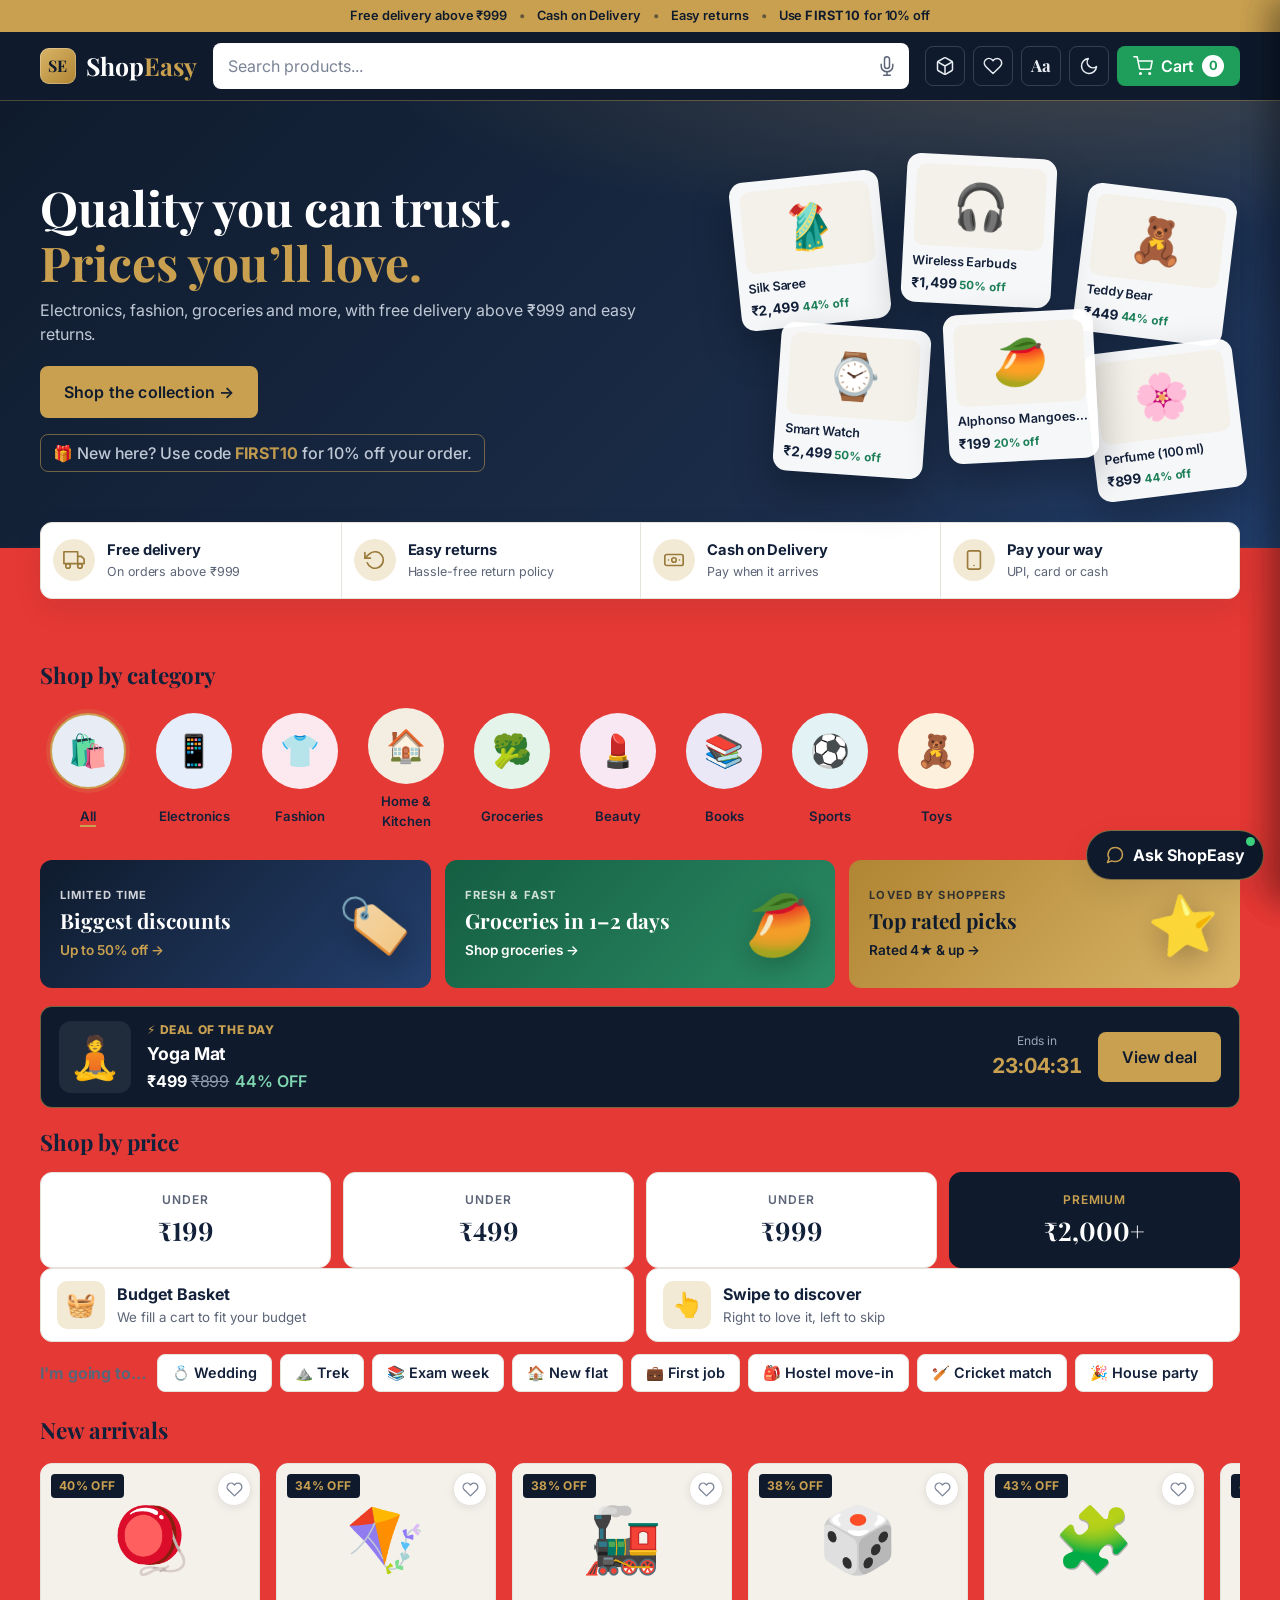
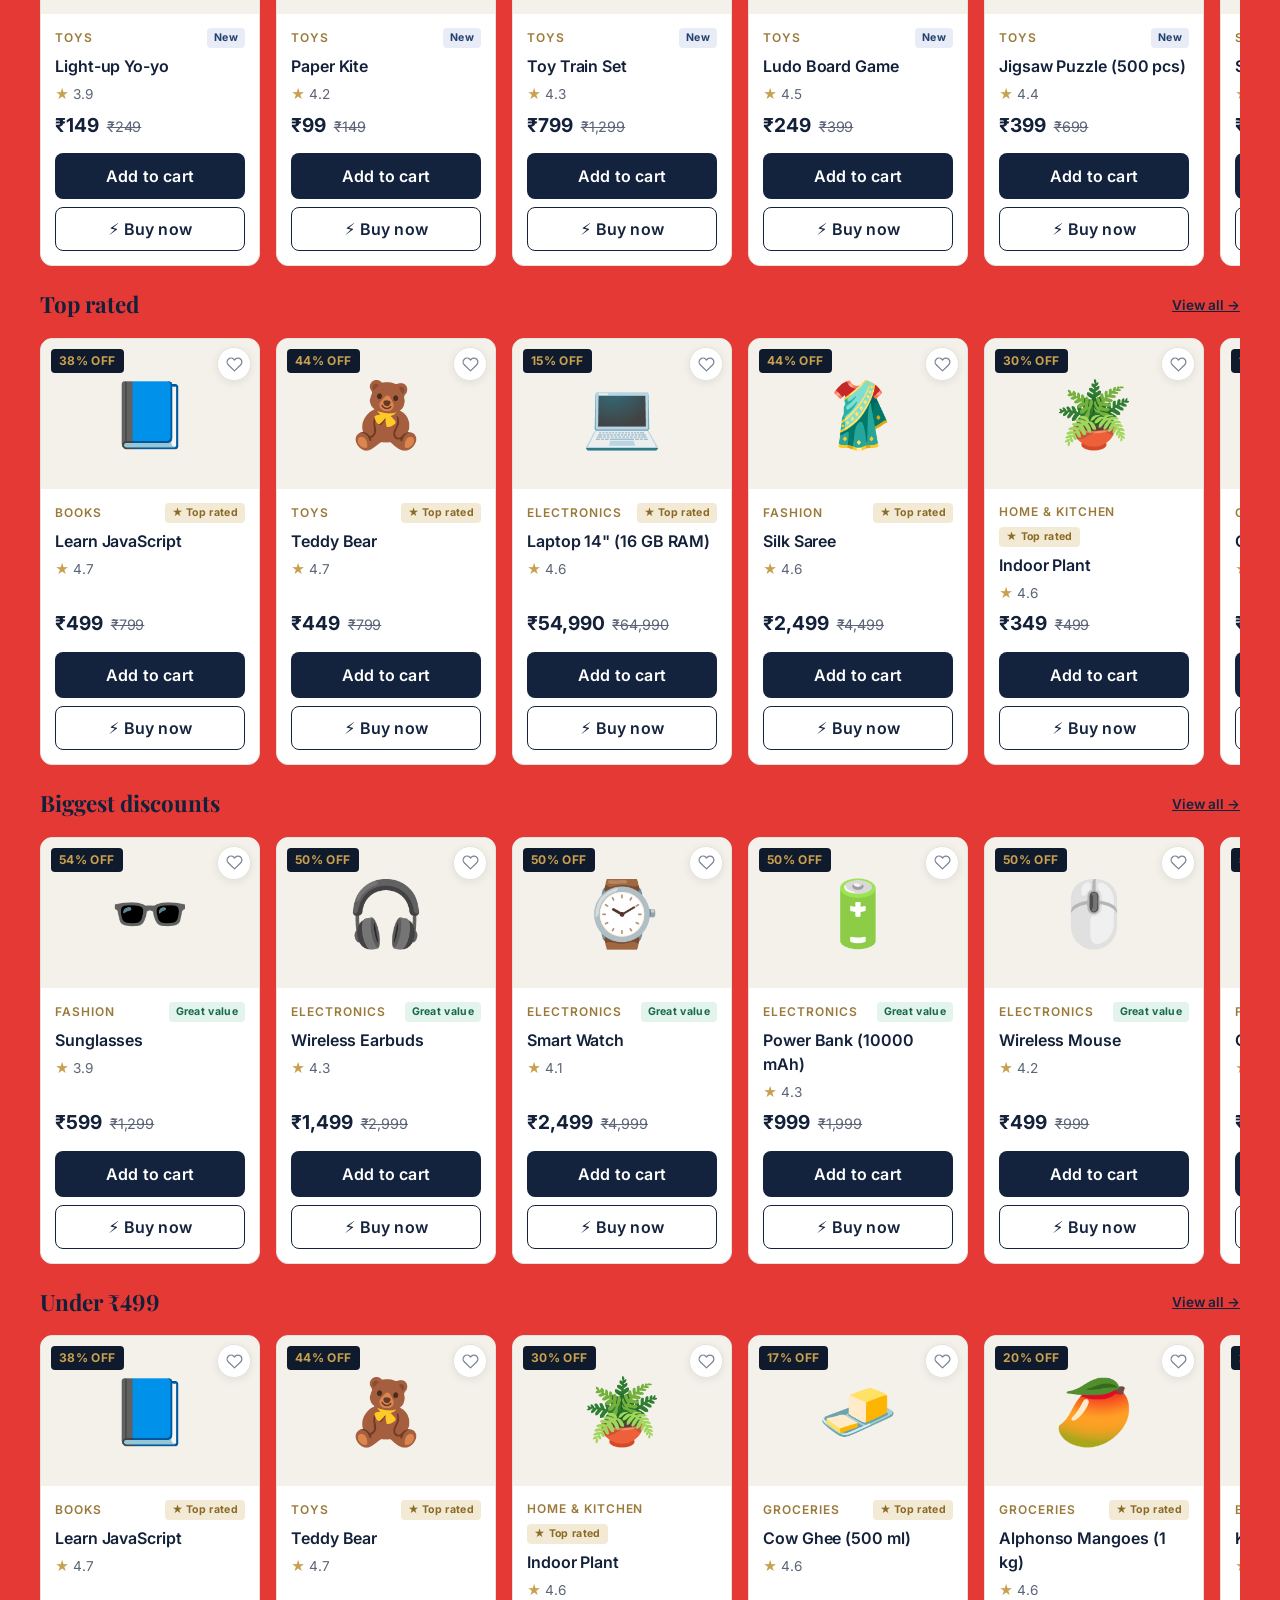
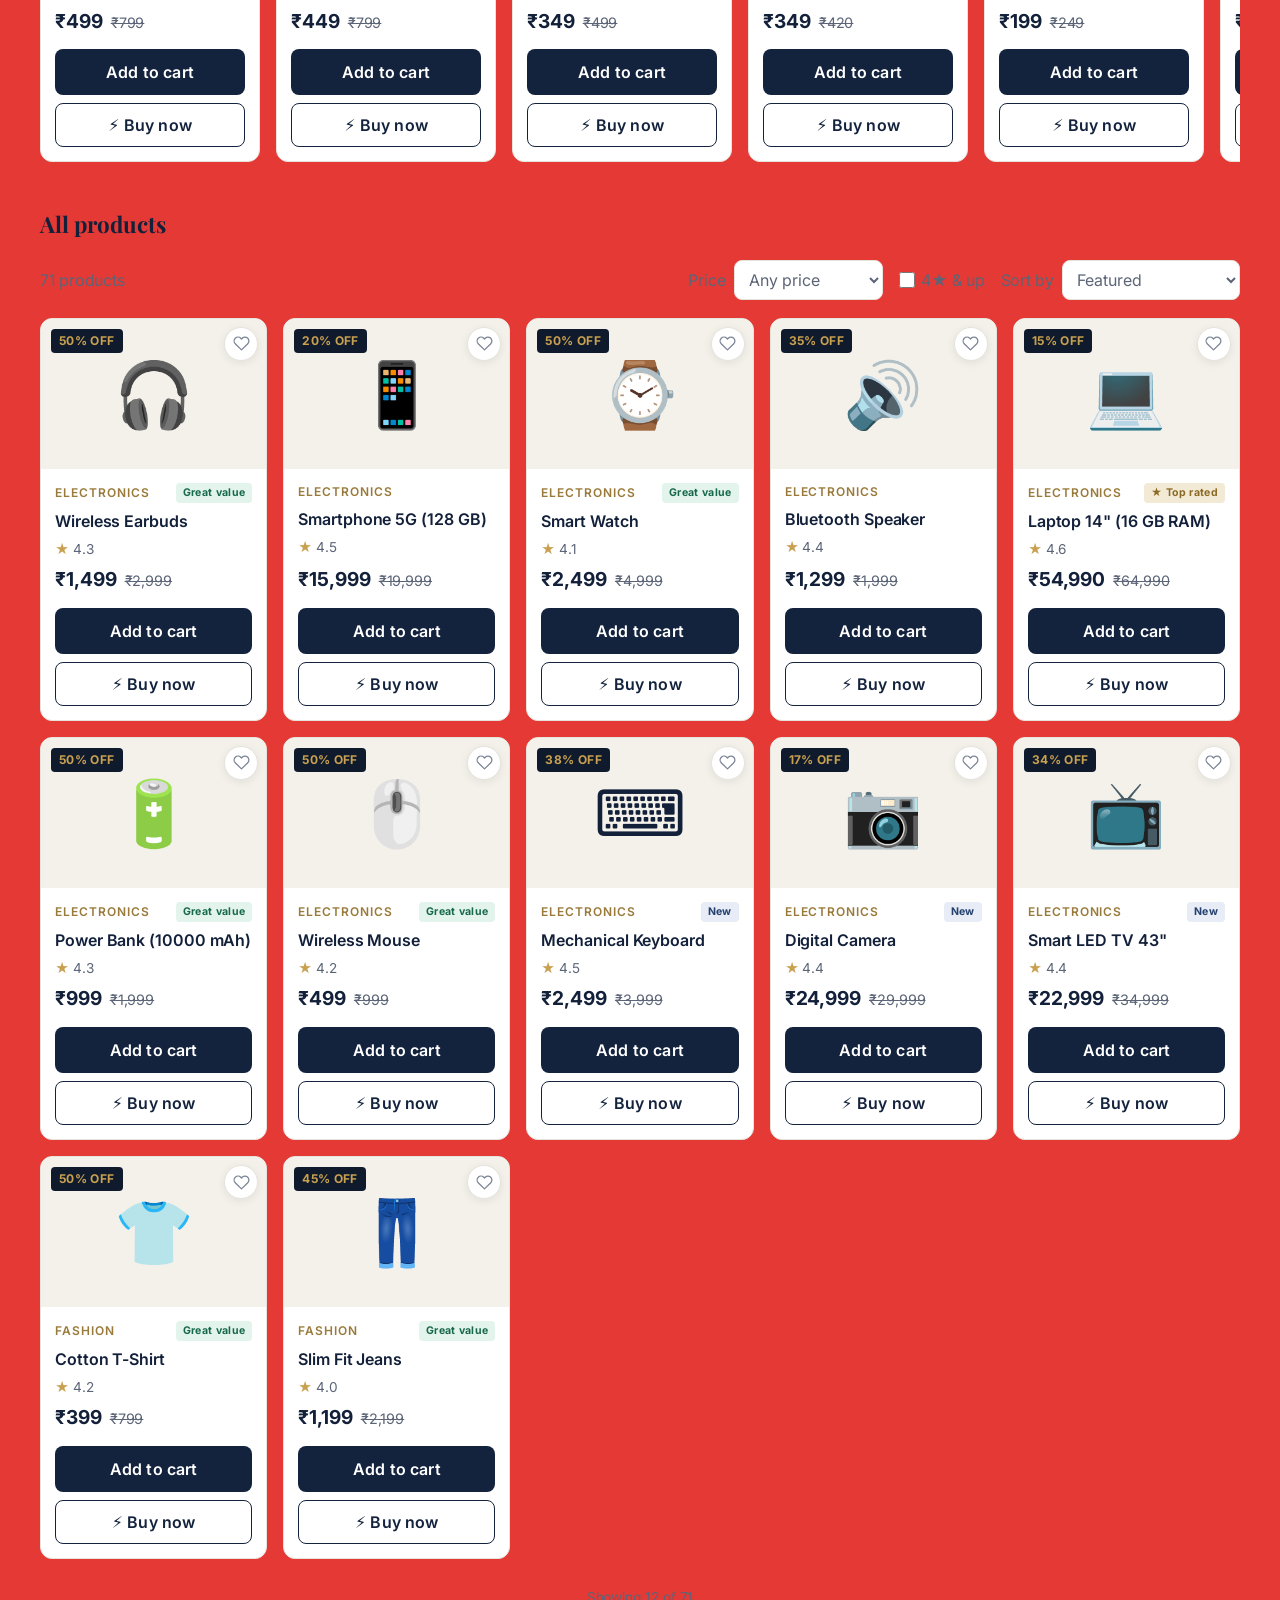
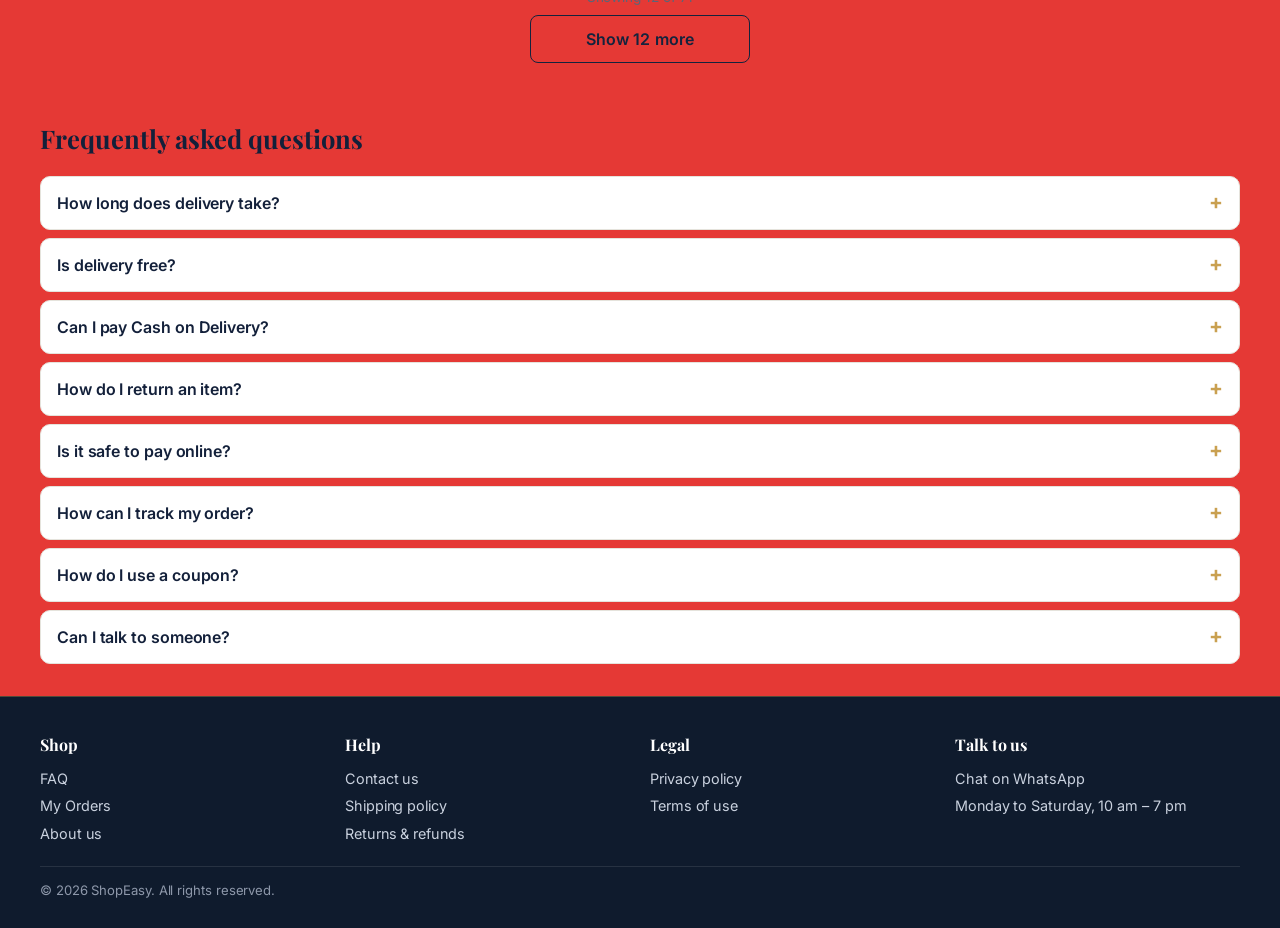
<file: store/index.html>
<!DOCTYPE html>
<html lang="en">
<head>
  <meta charset="UTF-8">
  <meta name="viewport" content="width=device-width, initial-scale=1.0">
  <title>ShopEasy — Quality you can trust. Prices you’ll love.</title>
  <meta name="description" content="Shop electronics, fashion, groceries, books and more at great prices. Free delivery above ₹999, Cash on Delivery and easy returns.">
  <meta name="theme-color" content="#0f1b2d">
  <link rel="icon" href="data:image/svg+xml,%3Csvg%20xmlns%3D%22http%3A%2F%2Fwww.w3.org%2F2000%2Fsvg%22%20viewBox%3D%220%200%2064%2064%22%3E%3Crect%20width%3D%2264%22%20height%3D%2264%22%20rx%3D%2214%22%20fill%3D%22%230f1b2d%22%2F%3E%3Ctext%20x%3D%2232%22%20y%3D%2242%22%20font-family%3D%22Georgia%2Cserif%22%20font-size%3D%2228%22%20font-weight%3D%22700%22%20text-anchor%3D%22middle%22%20fill%3D%22%23c9a050%22%3ESE%3C%2Ftext%3E%3C%2Fsvg%3E">
  <!-- How the link looks when shared on WhatsApp, Facebook, X, etc. -->
  <meta property="og:type" content="website">
  <meta property="og:site_name" content="ShopEasy">
  <meta property="og:title" content="ShopEasy — Quality you can trust. Prices you’ll love.">
  <meta property="og:description" content="Electronics, fashion, groceries and more. Free delivery above ₹999. Use code FIRST10 for 10% off.">
  <meta name="twitter:card" content="summary">
  <link rel="preconnect" href="https://fonts.googleapis.com">
  <link href="https://fonts.googleapis.com/css2?family=Inter:wght@400;500;600;700;800&family=Playfair+Display:wght@600;700&display=swap" rel="stylesheet">
  <link rel="stylesheet" href="style.css">
</head>
<body>

  <!-- ===== TOP OFFER BAR ===== -->
  <div class="topbar" role="note">
    <div class="container topbar-inner">
      <span>Free delivery above ₹999</span>
      <span class="dot hide-mobile">Cash on Delivery</span>
      <span class="dot hide-mobile">Easy returns</span>
      <span class="dot">Use <b>FIRST10</b> for 10% off</span>
    </div>
  </div>

  <!-- ===== HEADER ===== -->
  <header class="header">
    <div class="container header-inner">
      <a href="#" class="logo" id="logo" aria-label="ShopEasy home">
        <span class="logo-mark" aria-hidden="true">SE</span><span class="logo-word">Shop<span>Easy</span></span>
      </a>
      <div class="search" id="searchBox">
        <input type="search" id="search" placeholder="Search products..." aria-label="Search products"
          autocomplete="off" role="combobox" aria-autocomplete="list" aria-expanded="false" aria-controls="suggestions">
        <button type="button" class="mic-btn" id="micBtn" aria-label="Search by voice" title="Search by voice" data-icon="mic" hidden></button>
        <ul class="suggestions" id="suggestions" role="listbox" aria-label="Search suggestions" hidden></ul>
      </div>
      <div class="header-actions">
        <button class="icon-btn hide-mobile" id="ordersBtn" aria-label="My orders" title="My orders" data-icon="box"></button>
        <button class="icon-btn wish-btn hide-mobile" id="wishBtn" aria-label="Open wishlist" title="Wishlist" data-icon="heart"><span class="badge mini" id="wishCount" hidden>0</span></button>
        <button class="icon-btn easy-btn" id="easyToggle" aria-pressed="false" aria-label="Easy mode: bigger text, Hindi labels, read aloud" title="Easy mode (आसान)"><span class="aa">Aa</span></button>
        <button class="icon-btn" id="themeToggle" aria-label="Toggle dark mode"></button>
        <button class="cart-btn" id="cartBtn" aria-label="Open cart" data-icon="cart">
          <span class="cart-label" data-hi="कार्ट">Cart</span>
          <span class="badge" id="cartCount">0</span>
        </button>
      </div>
    </div>
  </header>

  <!-- ===== HERO ===== -->
  <section class="hero">
    <div class="container hero-inner">
      <div class="hero-text">
        <p class="festival-tag" id="festivalTag" hidden></p>
        <h1 id="heroTitle">Quality you can trust. <span>Prices you’ll love.</span></h1>
        <p id="heroText">Electronics, fashion, groceries and more, with free delivery above ₹999 and easy returns.</p>
        <button class="btn hero-cta" id="heroShop">Shop the collection →</button>
        <p class="hero-offer">🎁 New here? Use code <b>FIRST10</b> for 10% off your order.</p>
      </div>
      <!-- Floating collage of popular products (filled in by app.js) -->
      <div class="hero-collage" id="heroCollage" aria-label="Popular picks"></div>
    </div>
  </section>

  <!-- ===== WHY SHOP WITH US ===== -->
  <section class="container trust" aria-label="Why shop with ShopEasy">
    <div><span data-icon="truck"></span><b>Free delivery</b><small>On orders above ₹999</small></div>
    <div><span data-icon="returns"></span><b>Easy returns</b><small>Hassle-free return policy</small></div>
    <div><span data-icon="cash"></span><b>Cash on Delivery</b><small>Pay when it arrives</small></div>
    <div><span data-icon="phone"></span><b>Pay your way</b><small>UPI, card or cash</small></div>
  </section>

  <!-- ===== SHOP ===== -->
  <main class="container shop">
    <!-- Monthly ration reminder (filled in by extras.js) -->
    <div class="restock" id="restock" role="status" hidden></div>

    <!-- Festival gift picks (only during a festival) -->
    <section class="recent festival-picks" id="festivalPicks" hidden>
      <div class="section-head"><h2 id="festivalPicksTitle">Festival picks</h2></div>
      <div class="strip" id="festivalStrip"></div>
    </section>

    <!-- Shop by category: picture tiles (filled in by app.js) -->
    <div class="section-head home-only"><h2>Shop by category</h2></div>
    <div class="categories" id="categories" role="tablist" aria-label="Product categories"></div>

    <!-- Promo banners -->
    <section class="promos home-only" id="promos" aria-label="Offers">
      <button class="promo promo-navy" data-promo="discount">
        <span class="promo-text"><small>Limited time</small><b>Biggest discounts</b><span>Up to 50% off →</span></span>
        <span class="promo-art" aria-hidden="true">🏷️</span>
      </button>
      <button class="promo promo-green" data-promo="grocery">
        <span class="promo-text"><small>Fresh &amp; fast</small><b>Groceries in 1–2 days</b><span>Shop groceries →</span></span>
        <span class="promo-art" aria-hidden="true">🥭</span>
      </button>
      <button class="promo promo-gold" data-promo="toprated">
        <span class="promo-text"><small>Loved by shoppers</small><b>Top rated picks</b><span>Rated 4★ &amp; up →</span></span>
        <span class="promo-art" aria-hidden="true">⭐</span>
      </button>
    </section>

    <a class="deal" id="deal" href="#"></a>

    <!-- Shop by price -->
    <section class="home-only" aria-label="Shop by price">
      <div class="section-head"><h2>Shop by price</h2></div>
      <div class="price-tiles" id="priceTiles">
        <button class="price-tile" data-price="0-200"><small>Under</small><b>₹199</b></button>
        <button class="price-tile" data-price="0-500"><small>Under</small><b>₹499</b></button>
        <button class="price-tile" data-price="0-1000"><small>Under</small><b>₹999</b></button>
        <button class="price-tile premium" data-price="2000-"><small>Premium</small><b>₹2,000+</b></button>
      </div>
    </section>

    <!-- Smart shopping tools -->
    <section class="tools" id="tools" aria-label="Smart shopping tools">
      <div class="tool-buttons">
        <button class="tool-btn" id="budgetBtn"><span>🧺</span><b>Budget Basket</b><small>We fill a cart to fit your budget</small></button>
        <button class="tool-btn" id="swipeBtn"><span>👆</span><b>Swipe to discover</b><small>Right to love it, left to skip</small></button>
      </div>
      <div class="kits">
        <span class="kits-label">I'm going to…</span>
        <div class="kit-chips" id="kitChips"></div>
      </div>
    </section>

    <section class="recent" id="recentSection" hidden>
      <div class="section-head">
        <h2>Recently viewed</h2>
        <button class="link-btn" id="clearRecent">Clear</button>
      </div>
      <div class="strip" id="recentStrip"></div>
    </section>

    <!-- Curated rows: New arrivals, Top rated… (filled in by app.js) -->
    <div id="homeSections" class="home-sections"></div>

    <div class="section-head" id="allProductsHead"><h2 id="allProductsTitle">All products</h2></div>
    <div class="toolbar">
      <p id="resultCount"></p>
      <div class="toolbar-controls">
        <label class="sort">Price
          <select id="priceFilter">
            <option value="any">Any price</option>
            <option value="0-200">Under ₹200</option>
            <option value="0-500">Under ₹500</option>
            <option value="0-1000">Under ₹1,000</option>
            <option value="500-2000">₹500 – ₹2,000</option>
            <option value="2000-">Above ₹2,000</option>
          </select>
        </label>
        <label class="check"><input type="checkbox" id="ratingFilter"> 4★ &amp; up</label>
        <label class="sort">Sort by
          <select id="sort">
            <option value="featured">Featured</option>
            <option value="low">Price: Low to High</option>
            <option value="high">Price: High to Low</option>
            <option value="rating">Top Rated</option>
            <option value="discount">Biggest Discount</option>
          </select>
        </label>
      </div>
    </div>

    <div class="grid" id="productGrid"></div>
    <div class="load-more-row" id="loadMoreRow" hidden>
      <p class="hint" id="loadMoreInfo"></p>
      <button class="btn btn-outline" id="loadMore">Show more products</button>
    </div>
    <div class="empty" id="noResults" hidden>
      <p>No products match your search or filters.</p>
      <button class="btn btn-outline" id="clearFilters">Clear search &amp; filters</button>
    </div>
  </main>

  <!-- ===== FAQ (edit the questions and answers to match your policies) ===== -->
  <section class="container faq" id="faq" aria-labelledby="faqTitle">
    <h2 id="faqTitle">Frequently asked questions</h2>
    <details>
      <summary>How long does delivery take?</summary>
      <p>Groceries arrive in 1–2 days. Most other items arrive in 3–5 days. Every product page shows the expected delivery date before you buy.</p>
    </details>
    <details>
      <summary>Is delivery free?</summary>
      <p>Yes, on orders above ₹999. Below that, delivery costs ₹49. You can also use the coupon <b>FREESHIP</b> for free delivery on any order.</p>
    </details>
    <details>
      <summary>Can I pay Cash on Delivery?</summary>
      <p>Yes. Choose “Cash on Delivery” at checkout and pay by cash or UPI when your order arrives.</p>
    </details>
    <details>
      <summary>How do I return an item?</summary>
      <p>Most items can be returned within 7 days of delivery (fashion within 10 days). Opened groceries can't be returned. Message us on WhatsApp with your order ID and we'll arrange a pickup.</p>
    </details>
    <details>
      <summary>Is it safe to pay online?</summary>
      <p>You can pay by UPI, card or Cash on Delivery. We never store your card or UPI details on this site.</p>
    </details>
    <details>
      <summary>How can I track my order?</summary>
      <p>Tap <b>📦 My Orders</b> to see every order you've placed and where it is: Ordered, Packed, Shipped, Out for delivery or Delivered.</p>
    </details>
    <details>
      <summary>How do I use a coupon?</summary>
      <p>Open your cart, type the code in the Coupons box (or tap “Apply” next to one of the listed coupons), and the discount is taken off your total straight away.</p>
    </details>
    <details>
      <summary>Can I talk to someone?</summary>
      <p>Yes! Tap <b>Ask ShopEasy</b> at the bottom right to chat with our shopping assistant by text or voice, or choose <b>Talk to a person</b> there to message our team on WhatsApp.</p>
    </details>
  </section>

  <footer class="footer">
    <div class="container">
      <nav class="footer-cols" aria-label="Footer">
        <div><h4>Shop</h4><a href="#faq" id="footerFaq">FAQ</a><button id="footerOrders">My Orders</button><a href="about.html">About us</a></div>
        <div><h4>Help</h4><a href="contact.html">Contact us</a><a href="shipping.html">Shipping policy</a><a href="returns.html">Returns &amp; refunds</a></div>
        <div><h4>Legal</h4><a href="privacy.html">Privacy policy</a><a href="terms.html">Terms of use</a></div>
        <div><h4>Talk to us</h4><button id="footerChat">Chat on WhatsApp</button><span id="footerHours"></span></div>
      </nav>
      <p class="footer-legal">© <span id="year"></span> ShopEasy<span id="footerLegal"></span>. All rights reserved.</p>
    </div>
  </footer>

  <!-- ===== FLOATING BUTTONS ===== -->
  <div class="floaters">
    <button class="float-btn to-top" id="toTop" aria-label="Back to top" title="Back to top" hidden>↑</button>
    <button class="float-btn chat" id="chatBtn" aria-label="Open the ShopEasy shopping assistant" aria-expanded="false" aria-controls="assistant" data-icon="chat"><span>Ask ShopEasy</span><i class="online-dot" aria-hidden="true"></i></button>
  </div>

  <!-- ===== PHONE BOTTOM MENU ===== -->
  <nav class="bottom-nav" aria-label="Quick menu">
    <button id="navHome"><span data-icon="home"></span><b data-hi="होम">Home</b></button>
    <button id="navSearch"><span data-icon="search"></span><b data-hi="खोजें">Search</b></button>
    <button id="navOrders"><span data-icon="box"></span><b data-hi="ऑर्डर">Orders</b></button>
    <button id="navWish"><span data-icon="heart"><i class="nav-badge" id="navWishCount" hidden>0</i></span><b data-hi="पसंद">Wishlist</b></button>
    <button id="navCart"><span data-icon="cart"><i class="nav-badge" id="navCartCount" hidden>0</i></span><b data-hi="कार्ट">Cart</b></button>
  </nav>

  <!-- ===== CART DRAWER ===== -->
  <div class="overlay" id="overlay"></div>
  <aside class="drawer" id="cartDrawer" aria-label="Shopping cart">
    <div class="drawer-head">
      <h2>Your Cart</h2>
      <button class="icon-btn" id="closeCart" aria-label="Close cart">✕</button>
    </div>
    <div class="drawer-body">
      <div class="cart-items" id="cartItems"></div>
      <div class="share-cart" id="shareCartRow"><button class="link-btn" id="shareCartBtn">🔗 Share this cart with family or friends</button></div>
      <div class="cart-empty" id="cartEmpty">
        <div class="big">🛒</div>
        <p>Your cart is empty.</p>
        <button class="btn btn-outline" id="continueShopping">Continue shopping</button>
      </div>
      <section class="coupons" id="couponSection">
        <h3>🏷️ Coupons</h3>
        <form class="coupon-form" id="couponForm">
          <input id="couponInput" placeholder="Enter coupon code" aria-label="Coupon code" autocomplete="off" spellcheck="false">
          <button class="btn btn-outline" type="submit">Apply</button>
        </form>
        <small class="coupon-msg" id="couponMsg" role="status"></small>
        <div class="coupon-applied" id="couponApplied" hidden></div>
        <div class="coupon-list" id="couponList"></div>
      </section>
      <section class="saved" id="savedSection" hidden>
        <h3>Saved for later (<span id="savedCount">0</span>)</h3>
        <div id="savedItems"></div>
      </section>
    </div>
    <div class="cart-summary" id="cartSummary">
      <div class="line"><span>Subtotal</span><span id="subtotal">₹0</span></div>
      <div class="line"><span>You save</span><span class="save" id="savings">₹0</span></div>
      <div class="line" id="discountLine" hidden><span id="discountLabel">Coupon</span><span class="save" id="discount">₹0</span></div>
      <div class="line"><span>Delivery</span><span id="delivery">₹0</span></div>
      <p class="hint" id="deliveryHint"></p>
      <div class="progress" aria-hidden="true"><span id="deliveryBar"></span></div>
      <div class="line total"><span>Total</span><span id="total">₹0</span></div>
      <button class="btn btn-primary full" id="checkoutBtn" data-hi="ऑर्डर करें">Proceed to Checkout</button>
    </div>
  </aside>

  <!-- ===== WISHLIST DRAWER ===== -->
  <aside class="drawer" id="wishDrawer" aria-label="Wishlist">
    <div class="drawer-head">
      <h2>Your Wishlist</h2>
      <button class="icon-btn" id="closeWish" aria-label="Close wishlist">✕</button>
    </div>
    <div class="drawer-body">
      <div class="cart-items" id="wishItems"></div>
      <div class="cart-empty" id="wishEmpty">
        <div class="big">🤍</div>
        <p>Your wishlist is empty.</p>
        <p class="hint">Tap the 🤍 on any product to save it here.</p>
      </div>
    </div>
  </aside>

  <!-- ===== MY ORDERS DRAWER ===== -->
  <aside class="drawer" id="ordersDrawer" aria-label="My orders">
    <div class="drawer-head">
      <h2>My Orders</h2>
      <button class="icon-btn" id="closeOrders" aria-label="Close my orders">✕</button>
    </div>
    <div class="drawer-body">
      <div class="orders" id="ordersList"></div>
      <div class="cart-empty" id="ordersEmpty">
        <div class="big">📦</div>
        <p>You haven't placed any orders yet.</p>
        <button class="btn btn-outline" id="ordersShop">Start shopping</button>
      </div>
    </div>
  </aside>

  <!-- ===== PRODUCT PAGE ===== -->
  <div class="modal" id="productModal" role="dialog" aria-modal="true" aria-labelledby="pdName">
    <div class="modal-box pd-box">
      <div class="drawer-head">
        <span class="crumb" id="pdCrumb"></span>
        <button class="icon-btn" id="closeProduct" aria-label="Close product">✕</button>
      </div>
      <div id="pdBody"></div>
    </div>
  </div>

  <!-- ===== TOOL WINDOW (Budget Basket, kits, swipe, shared cart) ===== -->
  <div class="modal" id="toolModal" role="dialog" aria-modal="true" aria-labelledby="toolTitle">
    <div class="modal-box tool-box">
      <div class="drawer-head">
        <h2 id="toolTitle"></h2>
        <button class="icon-btn" id="closeTool" aria-label="Close">✕</button>
      </div>
      <div id="toolBody"></div>
    </div>
  </div>

  <!-- ===== CHECKOUT ===== -->
  <div class="modal" id="checkoutModal" role="dialog" aria-modal="true" aria-labelledby="checkoutTitle">
    <div class="modal-box">
      <div class="drawer-head">
        <h2 id="checkoutTitle">Checkout</h2>
        <button class="icon-btn" id="closeCheckout" aria-label="Close checkout">✕</button>
      </div>

      <form id="checkoutForm" novalidate>
        <h3>1. Delivery address</h3>
        <p class="saved-address" id="savedAddressNote" hidden>✅ Filled in from your last order. <button type="button" class="link-btn" id="forgetAddress">Forget this address</button></p>
        <div class="row">
          <div class="field"><label for="fullName">Full name</label><input id="fullName" autocomplete="name"><small></small></div>
          <div class="field"><label for="phone">Mobile number</label><input id="phone" inputmode="numeric" maxlength="10" autocomplete="tel"><small></small></div>
        </div>
        <div class="field"><label for="email">Email <span class="optional">(optional, we’ll email your receipt)</span></label><input id="email" type="email" inputmode="email" autocomplete="email" placeholder="name@gmail.com"><small></small></div>        <div class="field"><label for="address">Address</label><input id="address" autocomplete="street-address"><small></small></div>
        <div class="row">
          <div class="field"><label for="city">City</label><input id="city" autocomplete="address-level2"><small></small></div>
          <div class="field"><label for="pin">PIN code</label><input id="pin" inputmode="numeric" maxlength="6" autocomplete="postal-code"><small></small></div>
        </div>

        <label class="check"><input type="checkbox" id="rememberAddress" checked> Save this address on this device for next time</label>

        <h3>2. Payment method</h3>
        <div class="pay-options">
          <label class="pay-option"><input type="radio" name="pay" value="upi" checked><span>📲 UPI</span></label>
          <label class="pay-option"><input type="radio" name="pay" value="card"><span>💳 Card</span></label>
          <label class="pay-option"><input type="radio" name="pay" value="cod"><span>💵 Cash on Delivery</span></label>
        </div>

        <div class="pay-panel" data-pay="upi">
          <div class="field"><label for="upiId">UPI ID</label><input id="upiId" placeholder="name@bank"><small></small></div>
        </div>
        <div class="pay-panel" data-pay="card" hidden>
          <div class="field"><label for="cardNumber">Card number</label><input id="cardNumber" inputmode="numeric" placeholder="1234 5678 9012 3456" maxlength="19"><small></small></div>
          <div class="row">
            <div class="field"><label for="cardExpiry">Expiry (MM/YY)</label><input id="cardExpiry" placeholder="MM/YY" maxlength="5"><small></small></div>
            <div class="field"><label for="cardCvv">CVV</label><input id="cardCvv" inputmode="numeric" maxlength="4" type="password"><small></small></div>
          </div>
        </div>
        <div class="pay-panel" data-pay="cod" hidden>
          <p class="hint">Pay with cash or UPI when your order arrives.</p>
        </div>

        <p class="demo-note">Test mode: online payments aren't connected yet, so no money is taken from your account.</p>

        <details class="gift-box" id="giftBox">
          <summary>🎁 Add a gift message (free)</summary>
          <textarea id="giftMessage" maxlength="200" rows="3" placeholder="Happy Birthday! Lots of love…" aria-label="Gift message"></textarea>
          <small class="hint">Sent with your parcel as a card. Up to 200 characters.</small>
        </details>

        <h3>3. Order summary</h3>
        <div class="checkout-items" id="checkoutList"></div>

        <div class="order-total"><span>Amount to pay</span><strong id="payTotal">₹0</strong></div>
        <button type="submit" class="btn btn-primary full" id="placeOrder" data-hi="ऑर्डर पक्का करें">Place Order</button>
      </form>

      <div class="success" id="orderSuccess" hidden>
        <div class="success-badge" aria-hidden="true">✓</div>
        <h3 id="successTitle">Payment successful</h3>
        <p class="hint" id="orderMsg"></p>
        <div class="receipt">
          <div class="line"><span>Order ID</span><strong id="orderId"></strong></div>
          <div class="line"><span id="receiptAmountLabel">Amount paid</span><strong id="receiptAmount"></strong></div>
          <div class="line"><span>Payment</span><strong id="receiptMethod"></strong></div>
          <div class="line"><span>Arriving by</span><strong id="receiptEta"></strong></div>
        </div>
        <p class="order-saved" id="orderSaved" hidden></p>
        <p class="email-status" id="emailStatus" role="status" hidden></p>        <a class="btn btn-wa full" id="myCopyBtn" href="#" target="_blank" rel="noopener" data-icon="chat">Get order details on my WhatsApp</a>
        <small class="hint" id="myCopyHint"></small>
        <a class="sms-link" id="myCopySms" href="#">or get my receipt by SMS</a>
        <a class="btn btn-outline full" id="waOrderBtn" href="#" target="_blank" rel="noopener" data-icon="chat">Send order to ShopEasy on WhatsApp</a>
        <small class="hint">Sends your order details to our team so we can confirm it quickly.</small>
        <a class="sms-link" id="orderSmsBtn" href="#">No WhatsApp? Send order by SMS instead</a>
        <div class="success-actions">
          <button class="btn btn-outline" id="viewOrdersBtn">📦 Track my order</button>
          <button class="btn btn-primary" id="doneBtn">Continue shopping</button>
        </div>
      </div>
    </div>
  </div>

  <div class="toast" id="toast" role="status" aria-live="polite"></div>

  <script src="products.js"></script>
  <script src="app.js"></script>
  <script src="extras.js"></script>

  <!-- ===== SHOPPING ASSISTANT (chat by text or voice) ===== -->
  <div class="as-hint" id="asHint" role="status" hidden>
    <button class="as-hint-close" id="asHintClose" aria-label="Dismiss">✕</button>
    <b>👋 Need help?</b>
    <span>Ask me about products, or order by text or voice.</span>
  </div>
  <section class="assistant" id="assistant" role="dialog" aria-modal="false" aria-labelledby="asTitle" hidden>
    <header class="as-head">
      <span class="as-avatar" aria-hidden="true">SE<i></i></span>
      <div class="as-title"><b id="asTitle">ShopEasy Assistant</b><small>Online · replies instantly</small></div>
      <button class="as-head-btn" id="asSpeak" aria-pressed="false" title="Read replies aloud" aria-label="Read replies aloud"></button>
      <button class="as-head-btn" id="asReset" title="Start a new chat" aria-label="Start a new chat"></button>
      <button class="as-head-btn" id="asClose" title="Close" aria-label="Close assistant"></button>
    </header>
    <div class="as-log" id="asLog" aria-live="polite"></div>
    <form class="as-input" id="asForm" autocomplete="off">
      <button type="button" class="as-mic" id="asMic" aria-label="Speak your message" title="Speak"></button>
      <input id="asText" type="text" placeholder="Ask about a product, or say “add 2 mangoes”" aria-label="Message the assistant" maxlength="200">
      <button type="submit" class="as-send" id="asSend" aria-label="Send"></button>
    </form>
    <p class="as-note">Shopping assistant · for anything else, choose “Talk to a person”</p>
  </section>
  <script src="assistant.js"></script>
</body>
</html>
</file>
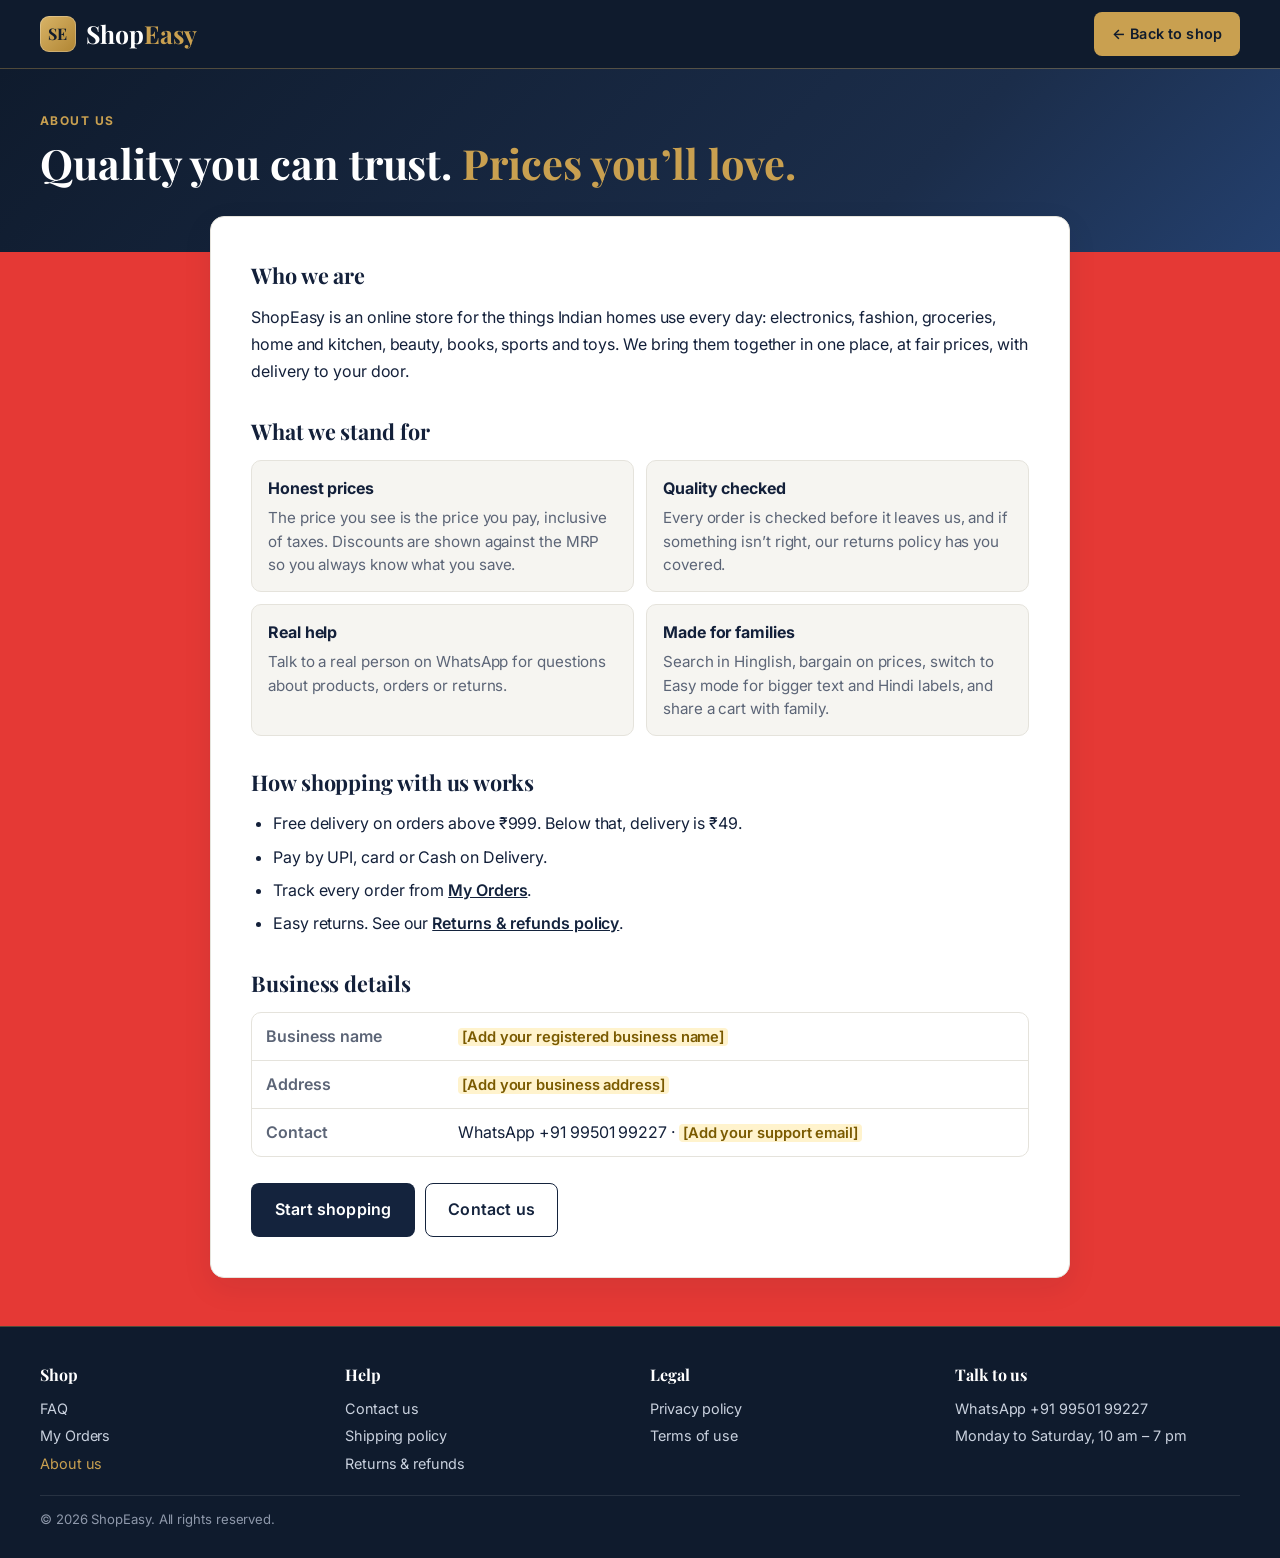
<file: store/about.html>
<!DOCTYPE html>
<html lang="en">
<head>
  <meta charset="UTF-8">
  <meta name="viewport" content="width=device-width, initial-scale=1.0">
  <title>About us — ShopEasy</title>
  <meta name="description" content="ShopEasy is an online store for everyday essentials: electronics, fashion, groceries, home and more, at honest prices.">
  <meta name="theme-color" content="#0f1b2d">
  <link rel="preconnect" href="https://fonts.googleapis.com">
  <link href="https://fonts.googleapis.com/css2?family=Inter:wght@400;500;600;700;800&family=Playfair+Display:wght@600;700&display=swap" rel="stylesheet">
  <link rel="stylesheet" href="style.css">
</head>
<body class="page">
  <div id="siteTop"></div>

  <section class="page-hero">
    <div class="container">
      <p class="page-kicker">About us</p>
      <h1>Quality you can trust. <span>Prices you’ll love.</span></h1>
    </div>
  </section>

  <main class="container page-main">
    <article class="page-card">
      <h2>Who we are</h2>
      <p><span data-info="brand"></span> is an online store for the things Indian homes use every day: electronics, fashion, groceries, home and kitchen, beauty, books, sports and toys. We bring them together in one place, at fair prices, with delivery to your door.</p>

      <h2>What we stand for</h2>
      <div class="value-grid">
        <div><b>Honest prices</b><p>The price you see is the price you pay, inclusive of taxes. Discounts are shown against the MRP so you always know what you save.</p></div>
        <div><b>Quality checked</b><p>Every order is checked before it leaves us, and if something isn’t right, our returns policy has you covered.</p></div>
        <div><b>Real help</b><p>Talk to a real person on WhatsApp for questions about products, orders or returns.</p></div>
        <div><b>Made for families</b><p>Search in Hinglish, bargain on prices, switch to Easy mode for bigger text and Hindi labels, and share a cart with family.</p></div>
      </div>

      <h2>How shopping with us works</h2>
      <ul>
        <li>Free delivery on orders above <span data-info="freeAbove"></span>. Below that, delivery is <span data-info="deliveryFee"></span>.</li>
        <li>Pay by UPI, card or Cash on Delivery.</li>
        <li>Track every order from <a href="index.html?open=orders">My Orders</a>.</li>
        <li>Easy returns. See our <a href="returns.html">Returns &amp; refunds policy</a>.</li>
      </ul>

      <h2>Business details</h2>
      <dl class="info-list">
        <div><dt>Business name</dt><dd><span data-info="legalName"></span></dd></div>
        <div><dt>Address</dt><dd><span data-info="address"></span></dd></div>
        <div data-if="gstin"><dt>GSTIN</dt><dd><span data-info="gstin"></span></dd></div>
        <div><dt>Contact</dt><dd>WhatsApp <span data-info="whatsapp"></span> · <a data-info="email"></a></dd></div>
      </dl>

      <div class="page-cta">
        <a class="btn btn-primary" href="index.html">Start shopping</a>
        <a class="btn btn-outline" href="contact.html">Contact us</a>
      </div>
    </article>
  </main>

  <div id="siteFooter"></div>
  <script src="products.js"></script>
  <script src="pages.js"></script>
</body>
</html>
</file>
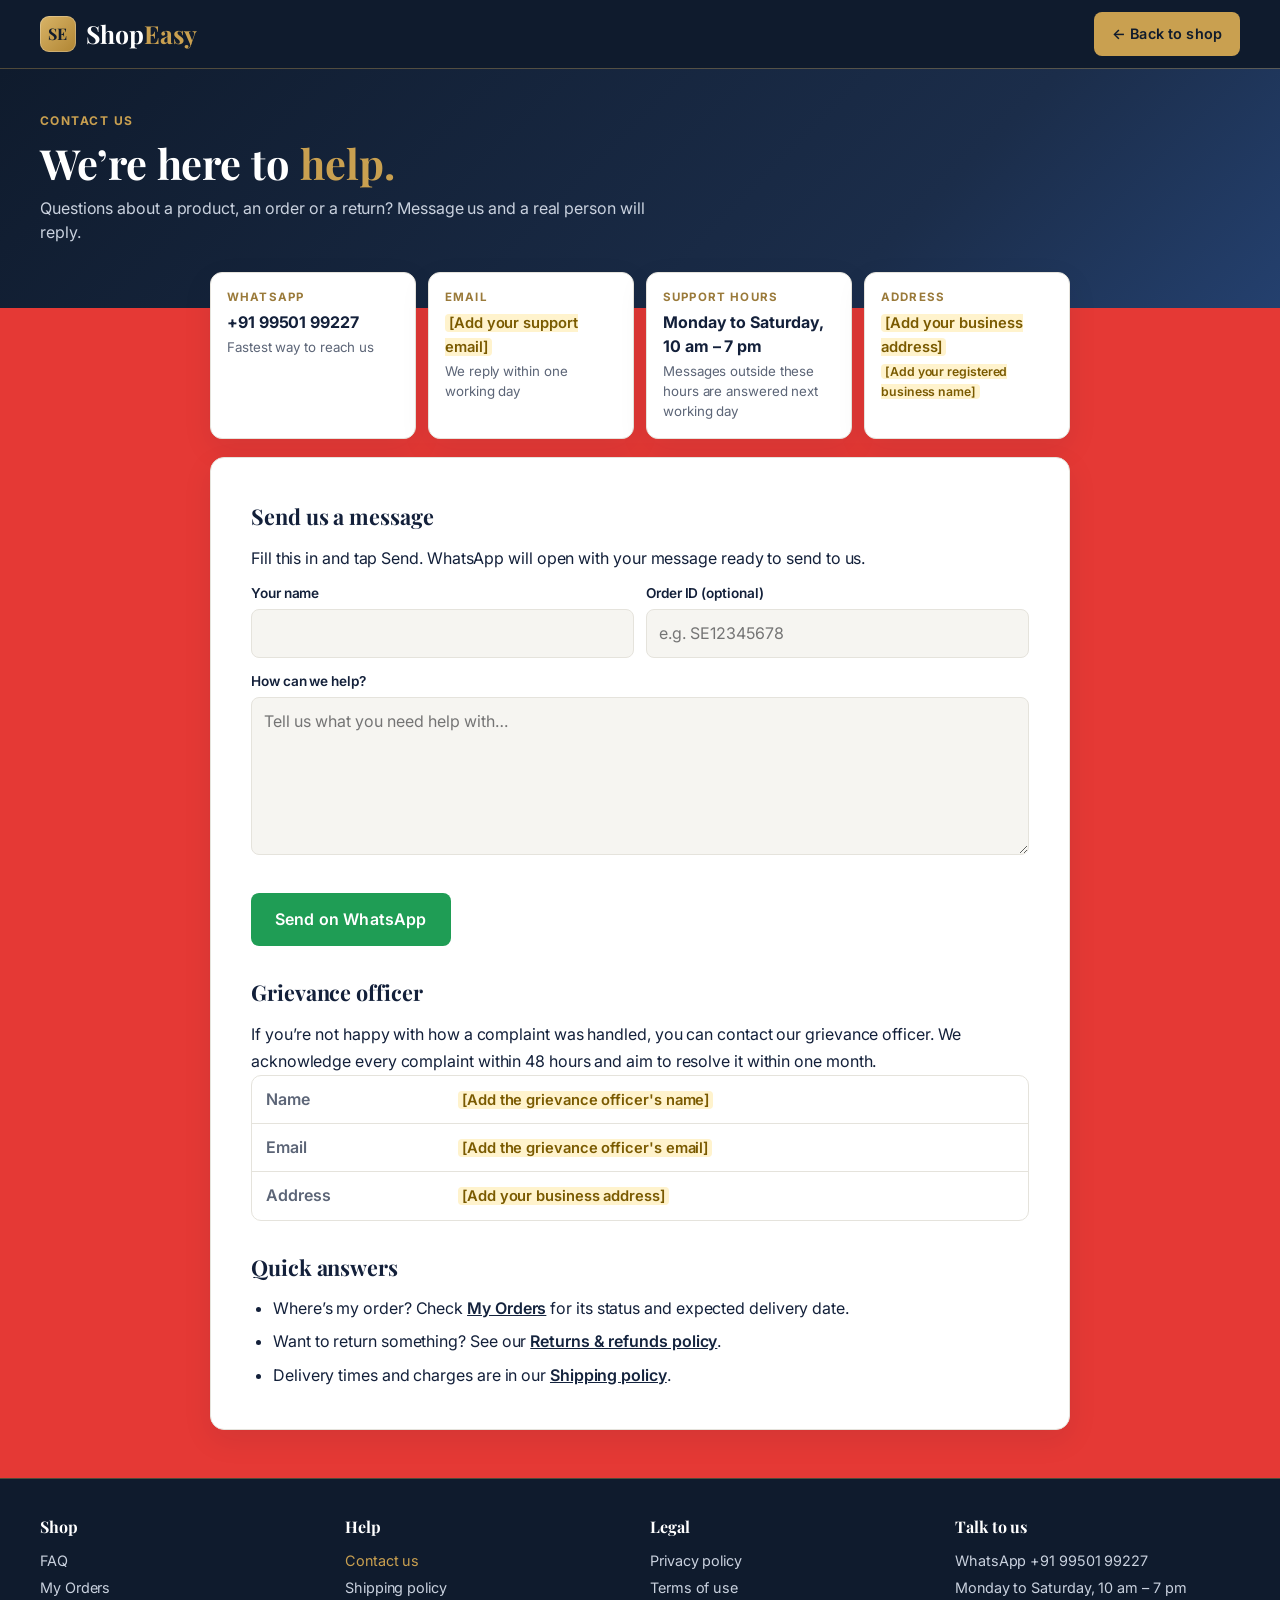
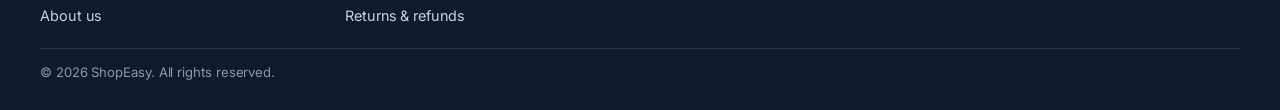
<file: store/contact.html>
<!DOCTYPE html>
<html lang="en">
<head>
  <meta charset="UTF-8">
  <meta name="viewport" content="width=device-width, initial-scale=1.0">
  <title>Contact us — ShopEasy</title>
  <meta name="description" content="Get help with your ShopEasy order on WhatsApp or email.">
  <meta name="theme-color" content="#0f1b2d">
  <link rel="preconnect" href="https://fonts.googleapis.com">
  <link href="https://fonts.googleapis.com/css2?family=Inter:wght@400;500;600;700;800&family=Playfair+Display:wght@600;700&display=swap" rel="stylesheet">
  <link rel="stylesheet" href="style.css">
</head>
<body class="page">
  <div id="siteTop"></div>

  <section class="page-hero">
    <div class="container">
      <p class="page-kicker">Contact us</p>
      <h1>We’re here to <span>help.</span></h1>
      <p>Questions about a product, an order or a return? Message us and a real person will reply.</p>
    </div>
  </section>

  <main class="container page-main">
    <div class="contact-grid">
      <div class="contact-card">
        <b>WhatsApp</b>
        <p><span data-info="whatsapp"></span></p>
        <small>Fastest way to reach us</small>
      </div>
      <div class="contact-card">
        <b>Email</b>
        <p><a data-info="email"></a></p>
        <small>We reply within one working day</small>
      </div>
      <div class="contact-card">
        <b>Support hours</b>
        <p><span data-info="hours"></span></p>
        <small>Messages outside these hours are answered next working day</small>
      </div>
      <div class="contact-card">
        <b>Address</b>
        <p><span data-info="address"></span></p>
        <small><span data-info="legalName"></span></small>
      </div>
    </div>

    <article class="page-card">
      <h2>Send us a message</h2>
      <p>Fill this in and tap Send. WhatsApp will open with your message ready to send to us.</p>
      <form class="contact-form" id="contactForm" novalidate>
        <div class="row">
          <div class="field"><label for="cName">Your name</label><input id="cName" name="cName" autocomplete="name"></div>
          <div class="field"><label for="cOrder">Order ID (optional)</label><input id="cOrder" name="cOrder" placeholder="e.g. SE12345678"></div>
        </div>
        <div class="field"><label for="cMsg">How can we help?</label><textarea id="cMsg" name="cMsg" rows="5" placeholder="Tell us what you need help with…"></textarea></div>
        <small class="form-error" id="cError" role="alert"></small>
        <button class="btn btn-wa" type="submit">Send on WhatsApp</button>
      </form>

      <h2>Grievance officer</h2>
      <p>If you’re not happy with how a complaint was handled, you can contact our grievance officer. We acknowledge every complaint within 48 hours and aim to resolve it within one month.</p>
      <dl class="info-list">
        <div><dt>Name</dt><dd><span data-info="grievanceOfficer"></span></dd></div>
        <div><dt>Email</dt><dd><span data-info="grievanceEmail"></span></dd></div>
        <div><dt>Address</dt><dd><span data-info="address"></span></dd></div>
      </dl>

      <h2>Quick answers</h2>
      <ul>
        <li>Where’s my order? Check <a href="index.html?open=orders">My Orders</a> for its status and expected delivery date.</li>
        <li>Want to return something? See our <a href="returns.html">Returns &amp; refunds policy</a>.</li>
        <li>Delivery times and charges are in our <a href="shipping.html">Shipping policy</a>.</li>
      </ul>
    </article>
  </main>

  <div id="siteFooter"></div>
  <script src="products.js"></script>
  <script src="pages.js"></script>
</body>
</html>
</file>
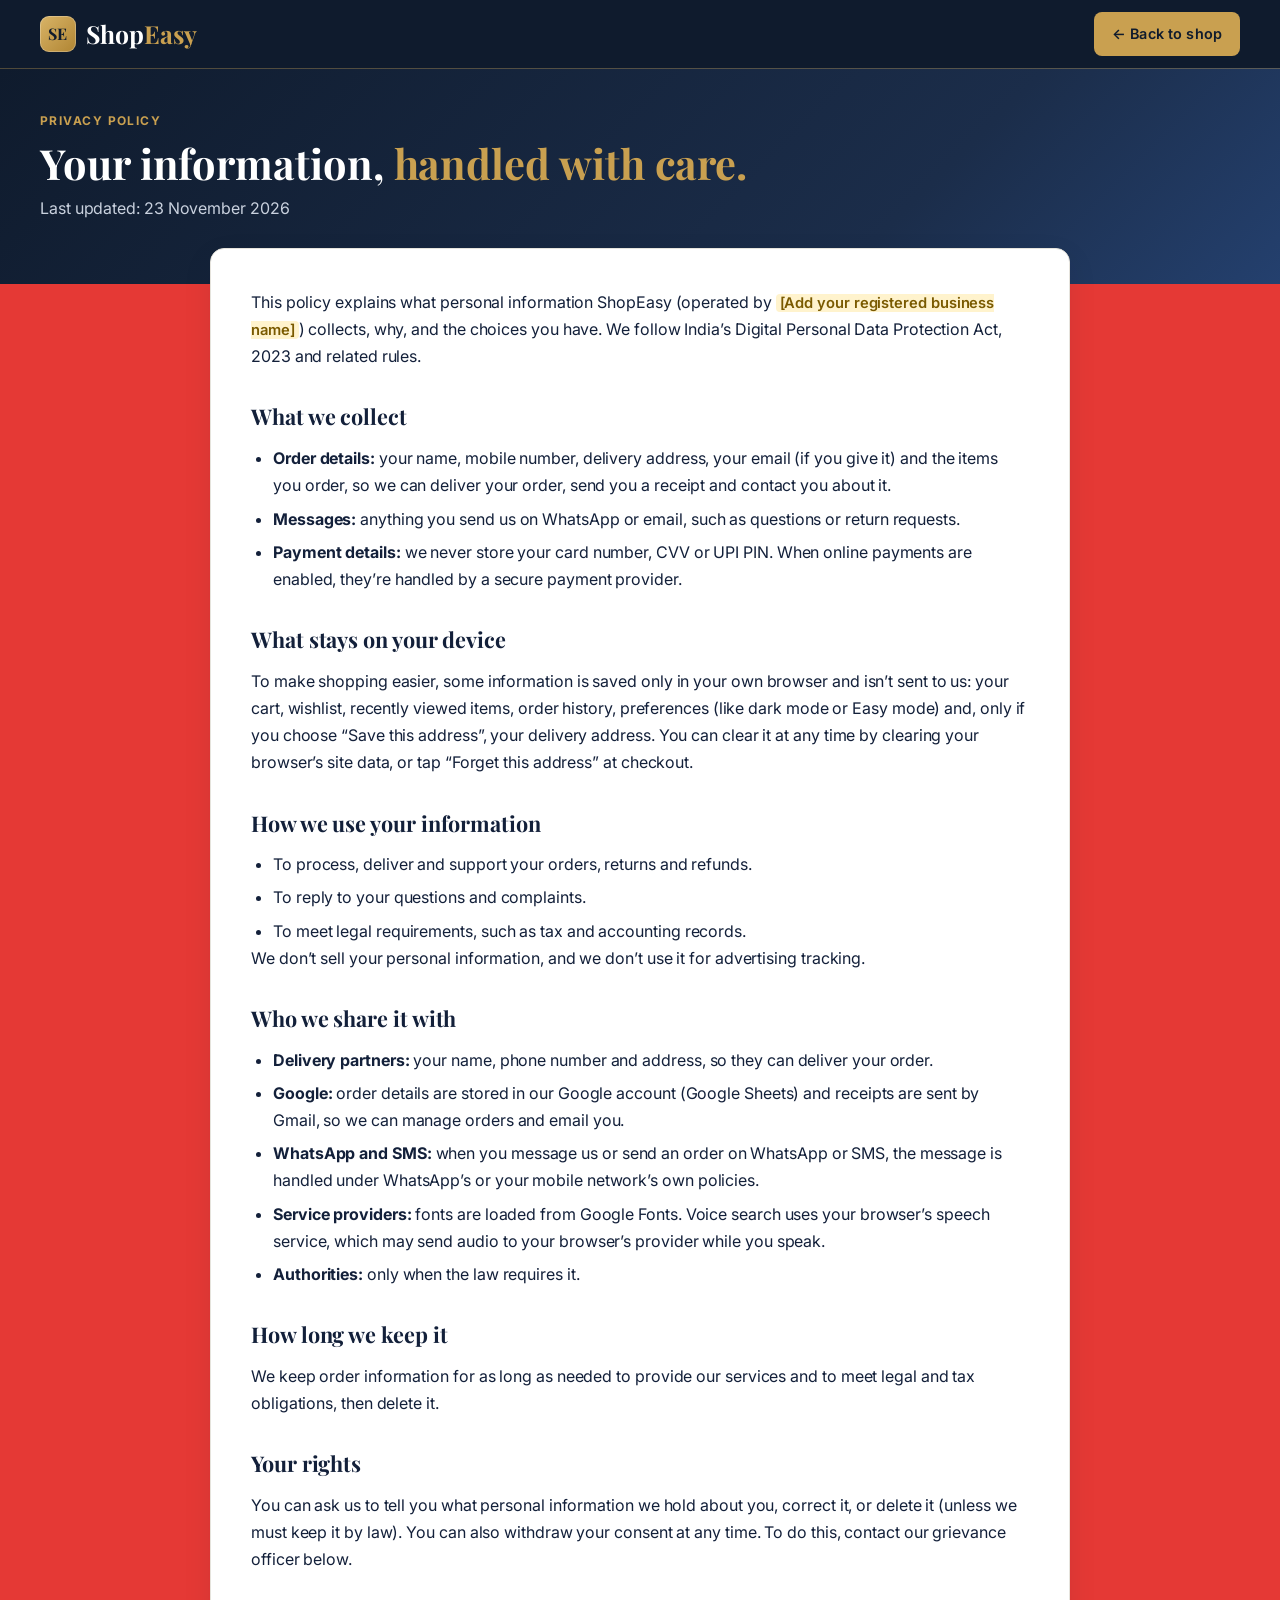
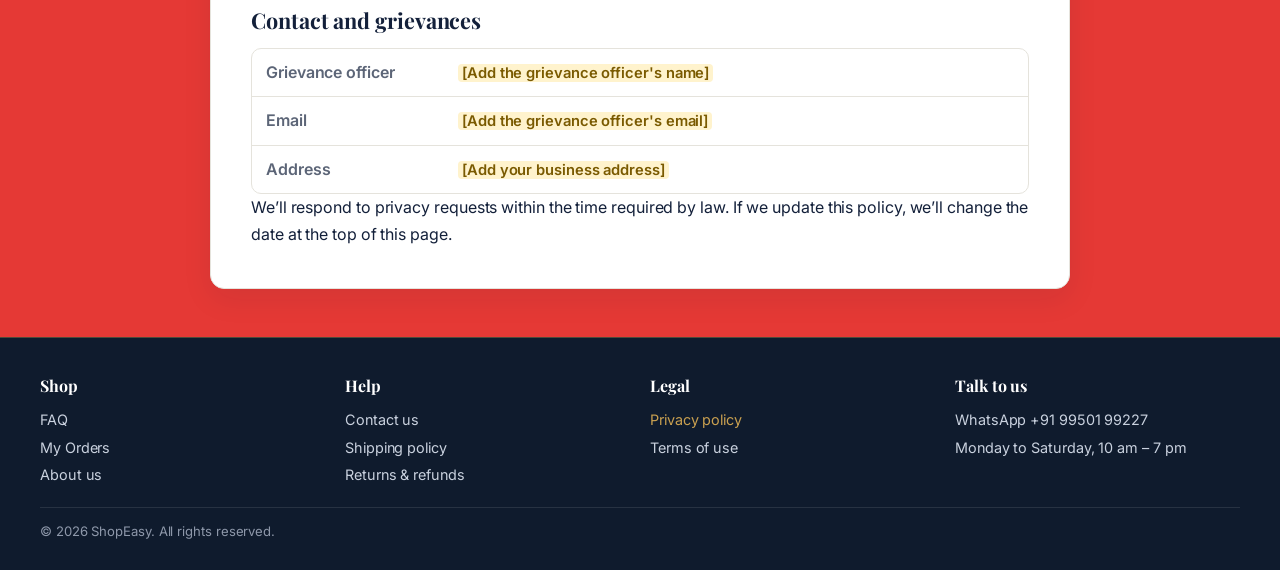
<file: store/privacy.html>
<!DOCTYPE html>
<html lang="en">
<head>
  <meta charset="UTF-8">
  <meta name="viewport" content="width=device-width, initial-scale=1.0">
  <title>Privacy policy — ShopEasy</title>
  <meta name="description" content="How ShopEasy collects, uses and protects your personal information.">
  <meta name="theme-color" content="#0f1b2d">
  <link rel="preconnect" href="https://fonts.googleapis.com">
  <link href="https://fonts.googleapis.com/css2?family=Inter:wght@400;500;600;700;800&family=Playfair+Display:wght@600;700&display=swap" rel="stylesheet">
  <link rel="stylesheet" href="style.css">
</head>
<body class="page">
  <div id="siteTop"></div>

  <section class="page-hero">
    <div class="container">
      <p class="page-kicker">Privacy policy</p>
      <h1>Your information, <span>handled with care.</span></h1>
      <p>Last updated: <span data-info="lastUpdated"></span></p>
    </div>
  </section>

  <main class="container page-main">
    <article class="page-card">
      <p>This policy explains what personal information <span data-info="brand"></span> (operated by <span data-info="legalName"></span>) collects, why, and the choices you have. We follow India’s Digital Personal Data Protection Act, 2023 and related rules.</p>

      <h2>What we collect</h2>
      <ul>
        <li><b>Order details:</b> your name, mobile number, delivery address, your email (if you give it) and the items you order, so we can deliver your order, send you a receipt and contact you about it.</li>
        <li><b>Messages:</b> anything you send us on WhatsApp or email, such as questions or return requests.</li>
        <li><b>Payment details:</b> we never store your card number, CVV or UPI PIN. When online payments are enabled, they’re handled by a secure payment provider.</li>
      </ul>

      <h2>What stays on your device</h2>
      <p>To make shopping easier, some information is saved only in your own browser and isn’t sent to us: your cart, wishlist, recently viewed items, order history, preferences (like dark mode or Easy mode) and, only if you choose “Save this address”, your delivery address. You can clear it at any time by clearing your browser’s site data, or tap “Forget this address” at checkout.</p>

      <h2>How we use your information</h2>
      <ul>
        <li>To process, deliver and support your orders, returns and refunds.</li>
        <li>To reply to your questions and complaints.</li>
        <li>To meet legal requirements, such as tax and accounting records.</li>
      </ul>
      <p>We don’t sell your personal information, and we don’t use it for advertising tracking.</p>

      <h2>Who we share it with</h2>
      <ul>
        <li><b>Delivery partners:</b> your name, phone number and address, so they can deliver your order.</li>
        <li><b>Google:</b> order details are stored in our Google account (Google Sheets) and receipts are sent by Gmail, so we can manage orders and email you.</li>
        <li><b>WhatsApp and SMS:</b> when you message us or send an order on WhatsApp or SMS, the message is handled under WhatsApp’s or your mobile network’s own policies.</li>
        <li><b>Service providers:</b> fonts are loaded from Google Fonts. Voice search uses your browser’s speech service, which may send audio to your browser’s provider while you speak.</li>
        <li><b>Authorities:</b> only when the law requires it.</li>
      </ul>

      <h2>How long we keep it</h2>
      <p>We keep order information for as long as needed to provide our services and to meet legal and tax obligations, then delete it.</p>

      <h2>Your rights</h2>
      <p>You can ask us to tell you what personal information we hold about you, correct it, or delete it (unless we must keep it by law). You can also withdraw your consent at any time. To do this, contact our grievance officer below.</p>

      <h2>Contact and grievances</h2>
      <dl class="info-list">
        <div><dt>Grievance officer</dt><dd><span data-info="grievanceOfficer"></span></dd></div>
        <div><dt>Email</dt><dd><span data-info="grievanceEmail"></span></dd></div>
        <div><dt>Address</dt><dd><span data-info="address"></span></dd></div>
      </dl>
      <p>We’ll respond to privacy requests within the time required by law. If we update this policy, we’ll change the date at the top of this page.</p>
    </article>
  </main>

  <div id="siteFooter"></div>
  <script src="products.js"></script>
  <script src="pages.js"></script>
</body>
</html>
</file>
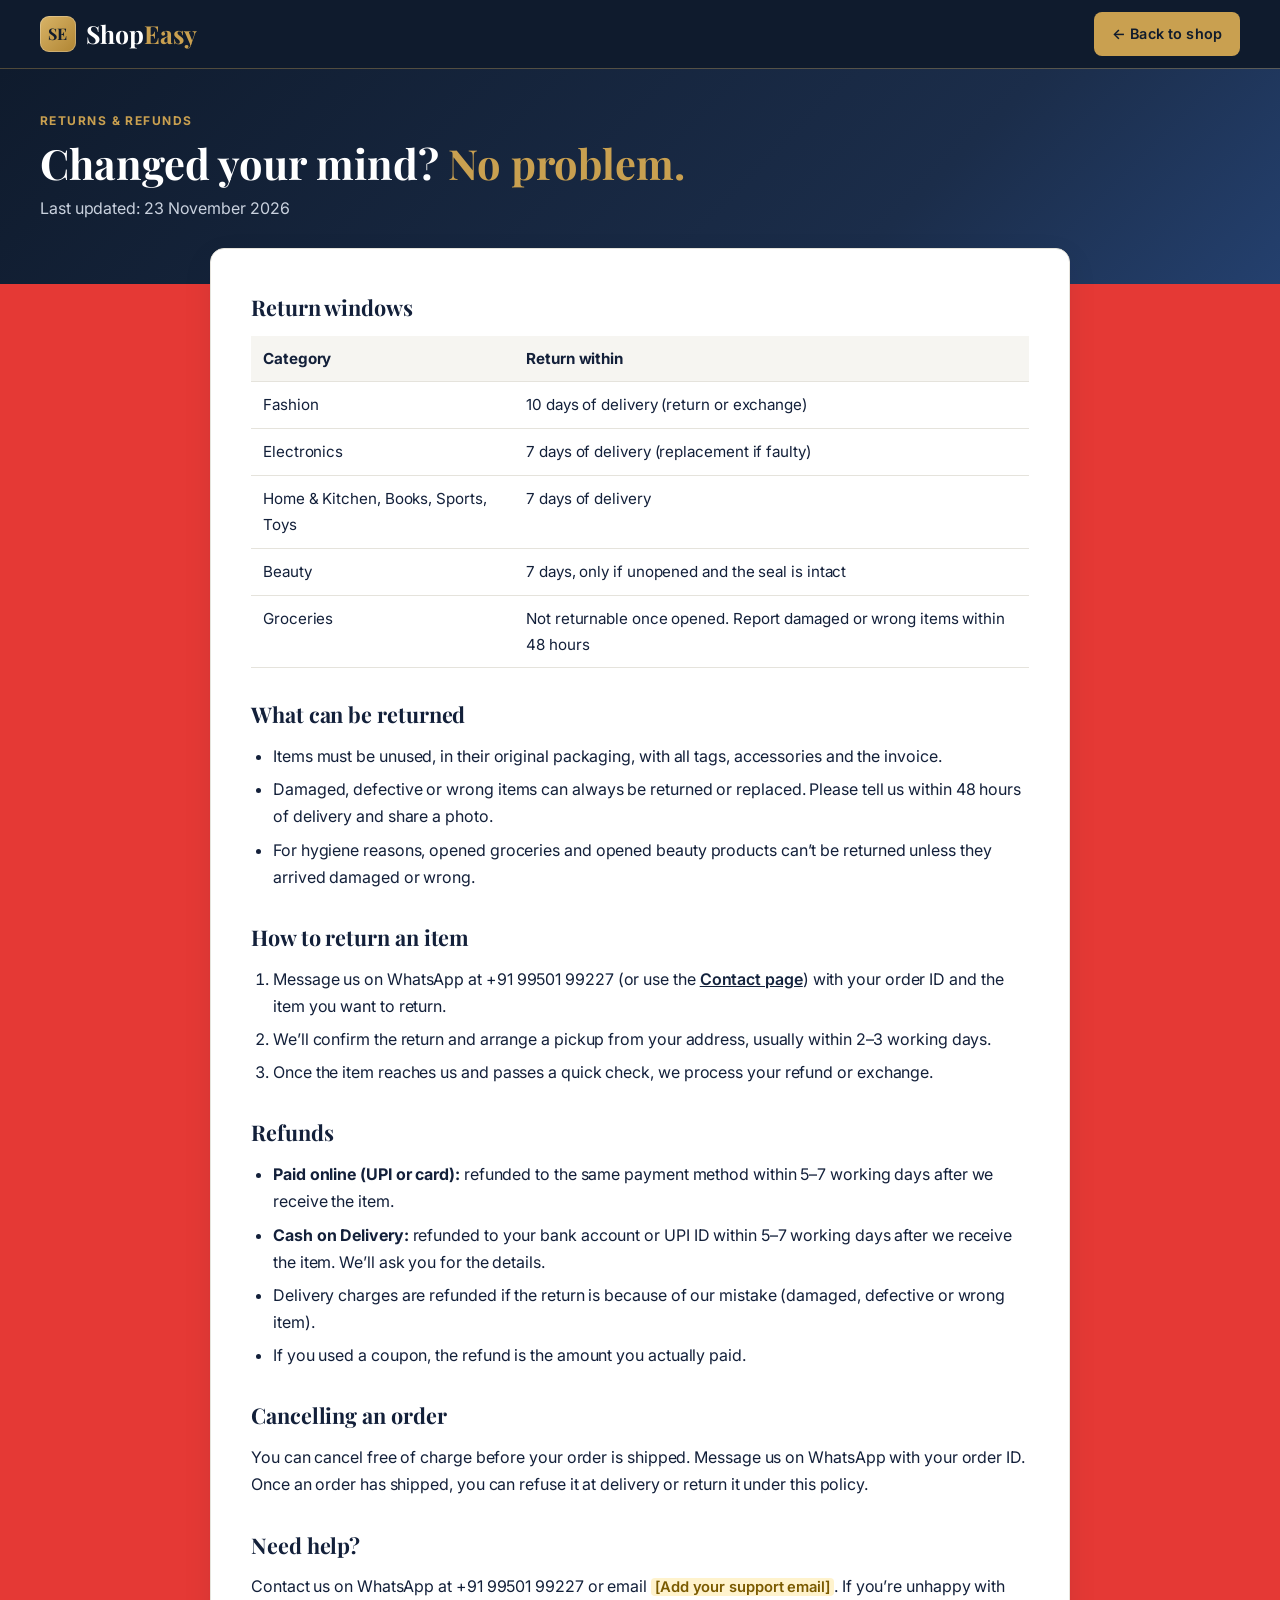
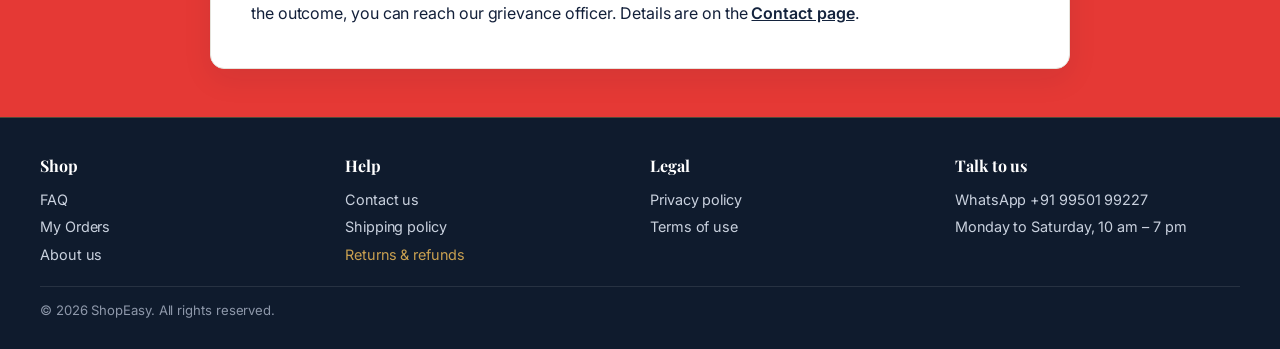
<file: store/returns.html>
<!DOCTYPE html>
<html lang="en">
<head>
  <meta charset="UTF-8">
  <meta name="viewport" content="width=device-width, initial-scale=1.0">
  <title>Returns &amp; refunds — ShopEasy</title>
  <meta name="description" content="How to return an item and get a refund at ShopEasy.">
  <meta name="theme-color" content="#0f1b2d">
  <link rel="preconnect" href="https://fonts.googleapis.com">
  <link href="https://fonts.googleapis.com/css2?family=Inter:wght@400;500;600;700;800&family=Playfair+Display:wght@600;700&display=swap" rel="stylesheet">
  <link rel="stylesheet" href="style.css">
</head>
<body class="page">
  <div id="siteTop"></div>

  <section class="page-hero">
    <div class="container">
      <p class="page-kicker">Returns &amp; refunds</p>
      <h1>Changed your mind? <span>No problem.</span></h1>
      <p>Last updated: <span data-info="lastUpdated"></span></p>
    </div>
  </section>

  <main class="container page-main">
    <article class="page-card">
      <h2>Return windows</h2>
      <table class="policy-table">
        <thead><tr><th>Category</th><th>Return within</th></tr></thead>
        <tbody>
          <tr><td>Fashion</td><td>10 days of delivery (return or exchange)</td></tr>
          <tr><td>Electronics</td><td>7 days of delivery (replacement if faulty)</td></tr>
          <tr><td>Home &amp; Kitchen, Books, Sports, Toys</td><td>7 days of delivery</td></tr>
          <tr><td>Beauty</td><td>7 days, only if unopened and the seal is intact</td></tr>
          <tr><td>Groceries</td><td>Not returnable once opened. Report damaged or wrong items within 48 hours</td></tr>
        </tbody>
      </table>

      <h2>What can be returned</h2>
      <ul>
        <li>Items must be unused, in their original packaging, with all tags, accessories and the invoice.</li>
        <li>Damaged, defective or wrong items can always be returned or replaced. Please tell us within 48 hours of delivery and share a photo.</li>
        <li>For hygiene reasons, opened groceries and opened beauty products can’t be returned unless they arrived damaged or wrong.</li>
      </ul>

      <h2>How to return an item</h2>
      <ol>
        <li>Message us on WhatsApp at <span data-info="whatsapp"></span> (or use the <a href="contact.html">Contact page</a>) with your order ID and the item you want to return.</li>
        <li>We’ll confirm the return and arrange a pickup from your address, usually within 2–3 working days.</li>
        <li>Once the item reaches us and passes a quick check, we process your refund or exchange.</li>
      </ol>

      <h2>Refunds</h2>
      <ul>
        <li><b>Paid online (UPI or card):</b> refunded to the same payment method within 5–7 working days after we receive the item.</li>
        <li><b>Cash on Delivery:</b> refunded to your bank account or UPI ID within 5–7 working days after we receive the item. We’ll ask you for the details.</li>
        <li>Delivery charges are refunded if the return is because of our mistake (damaged, defective or wrong item).</li>
        <li>If you used a coupon, the refund is the amount you actually paid.</li>
      </ul>

      <h2>Cancelling an order</h2>
      <p>You can cancel free of charge before your order is shipped. Message us on WhatsApp with your order ID. Once an order has shipped, you can refuse it at delivery or return it under this policy.</p>

      <h2>Need help?</h2>
      <p>Contact us on WhatsApp at <span data-info="whatsapp"></span> or email <a data-info="email"></a>. If you’re unhappy with the outcome, you can reach our grievance officer. Details are on the <a href="contact.html">Contact page</a>.</p>
    </article>
  </main>

  <div id="siteFooter"></div>
  <script src="products.js"></script>
  <script src="pages.js"></script>
</body>
</html>
</file>
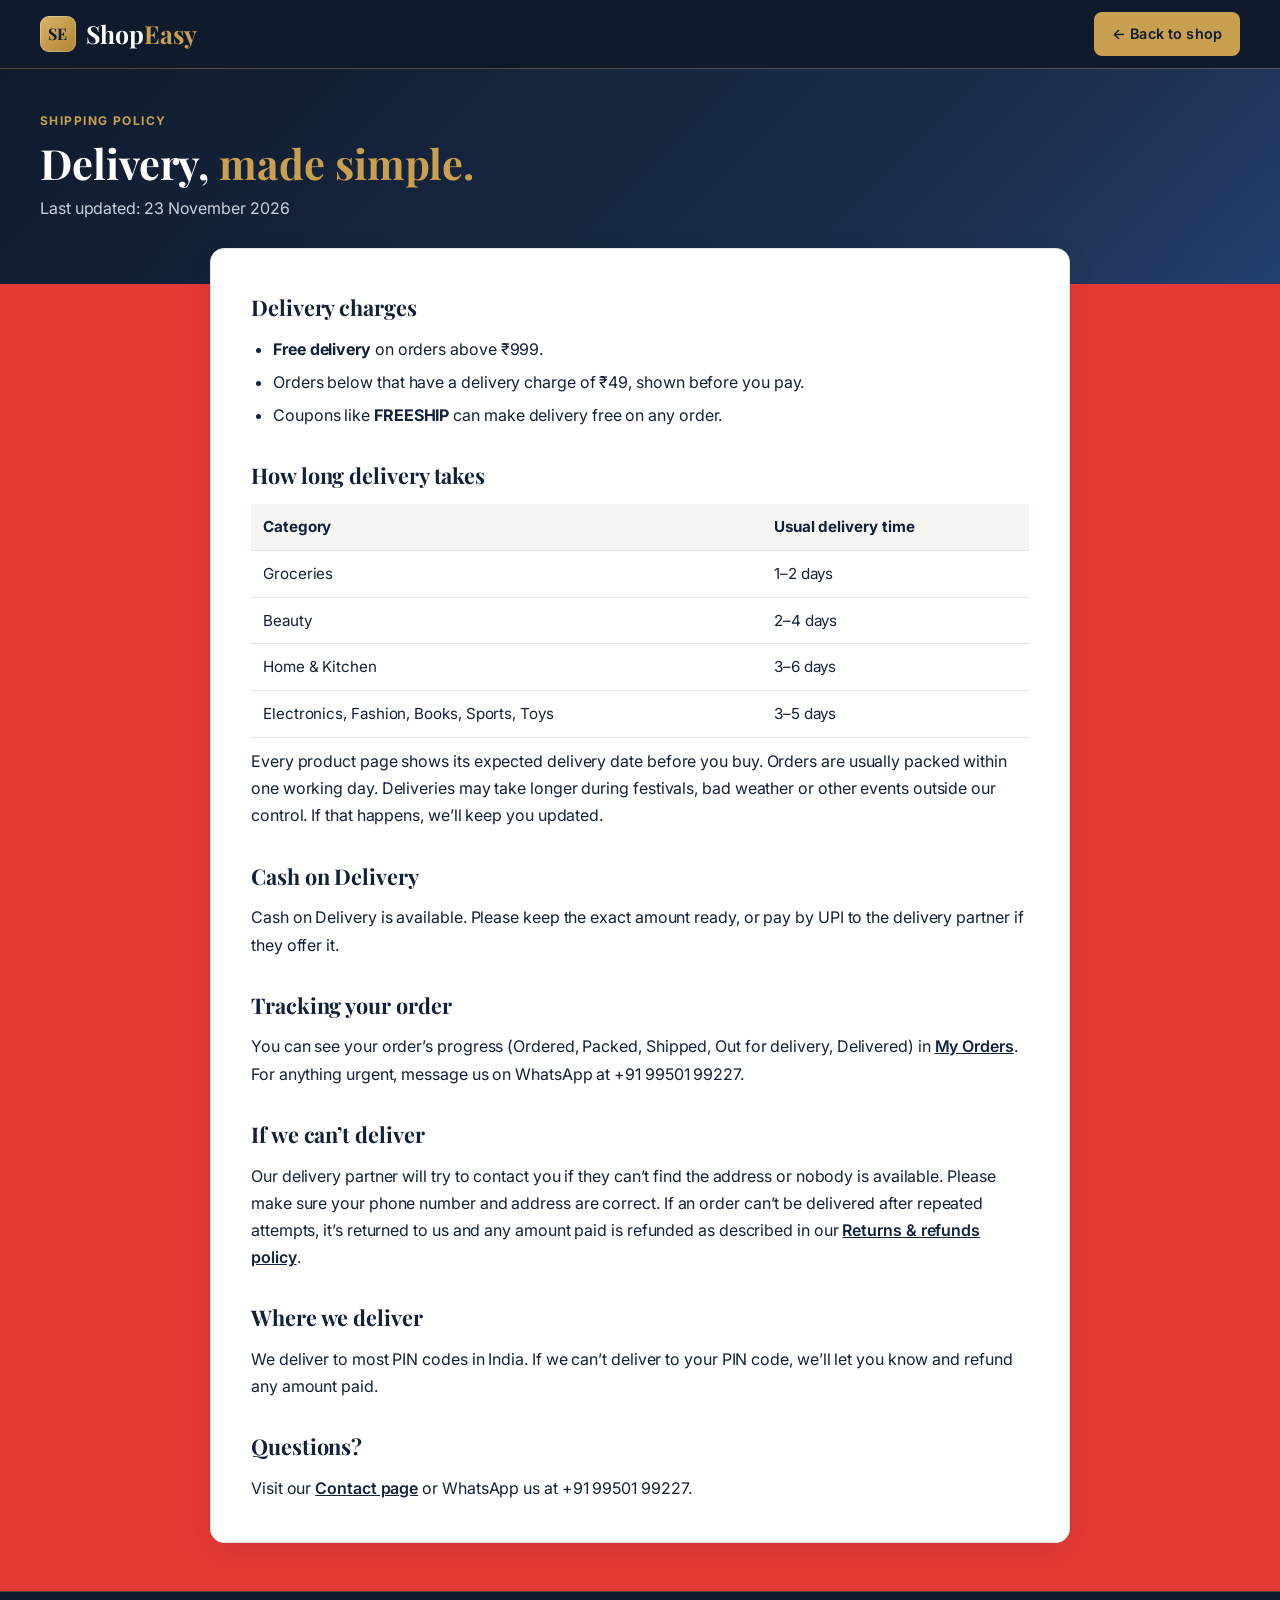
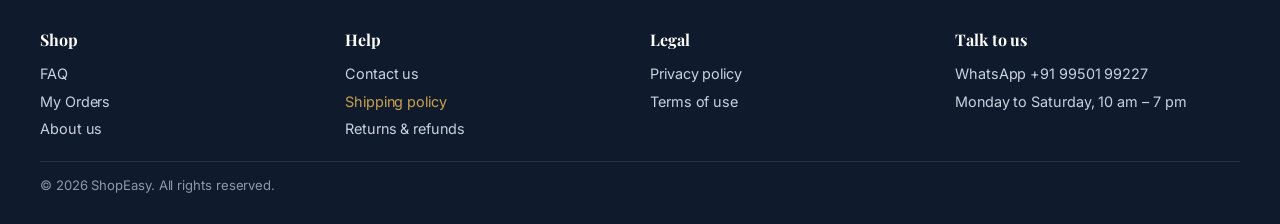
<file: store/shipping.html>
<!DOCTYPE html>
<html lang="en">
<head>
  <meta charset="UTF-8">
  <meta name="viewport" content="width=device-width, initial-scale=1.0">
  <title>Shipping policy — ShopEasy</title>
  <meta name="description" content="Delivery times, charges and Cash on Delivery at ShopEasy.">
  <meta name="theme-color" content="#0f1b2d">
  <link rel="preconnect" href="https://fonts.googleapis.com">
  <link href="https://fonts.googleapis.com/css2?family=Inter:wght@400;500;600;700;800&family=Playfair+Display:wght@600;700&display=swap" rel="stylesheet">
  <link rel="stylesheet" href="style.css">
</head>
<body class="page">
  <div id="siteTop"></div>

  <section class="page-hero">
    <div class="container">
      <p class="page-kicker">Shipping policy</p>
      <h1>Delivery, <span>made simple.</span></h1>
      <p>Last updated: <span data-info="lastUpdated"></span></p>
    </div>
  </section>

  <main class="container page-main">
    <article class="page-card">
      <h2>Delivery charges</h2>
      <ul>
        <li><b>Free delivery</b> on orders above <span data-info="freeAbove"></span>.</li>
        <li>Orders below that have a delivery charge of <span data-info="deliveryFee"></span>, shown before you pay.</li>
        <li>Coupons like <b>FREESHIP</b> can make delivery free on any order.</li>
      </ul>

      <h2>How long delivery takes</h2>
      <table class="policy-table">
        <thead><tr><th>Category</th><th>Usual delivery time</th></tr></thead>
        <tbody>
          <tr><td>Groceries</td><td><span data-info="daysGrocery"></span></td></tr>
          <tr><td>Beauty</td><td><span data-info="daysBeauty"></span></td></tr>
          <tr><td>Home &amp; Kitchen</td><td><span data-info="daysHome"></span></td></tr>
          <tr><td>Electronics, Fashion, Books, Sports, Toys</td><td><span data-info="daysOther"></span></td></tr>
        </tbody>
      </table>
      <p>Every product page shows its expected delivery date before you buy. Orders are usually packed within one working day. Deliveries may take longer during festivals, bad weather or other events outside our control. If that happens, we’ll keep you updated.</p>

      <h2>Cash on Delivery</h2>
      <p>Cash on Delivery is available. Please keep the exact amount ready, or pay by UPI to the delivery partner if they offer it.</p>

      <h2>Tracking your order</h2>
      <p>You can see your order’s progress (Ordered, Packed, Shipped, Out for delivery, Delivered) in <a href="index.html?open=orders">My Orders</a>. For anything urgent, message us on WhatsApp at <span data-info="whatsapp"></span>.</p>

      <h2>If we can’t deliver</h2>
      <p>Our delivery partner will try to contact you if they can’t find the address or nobody is available. Please make sure your phone number and address are correct. If an order can’t be delivered after repeated attempts, it’s returned to us and any amount paid is refunded as described in our <a href="returns.html">Returns &amp; refunds policy</a>.</p>

      <h2>Where we deliver</h2>
      <p>We deliver to most PIN codes in India. If we can’t deliver to your PIN code, we’ll let you know and refund any amount paid.</p>

      <h2>Questions?</h2>
      <p>Visit our <a href="contact.html">Contact page</a> or WhatsApp us at <span data-info="whatsapp"></span>.</p>
    </article>
  </main>

  <div id="siteFooter"></div>
  <script src="products.js"></script>
  <script src="pages.js"></script>
</body>
</html>
</file>
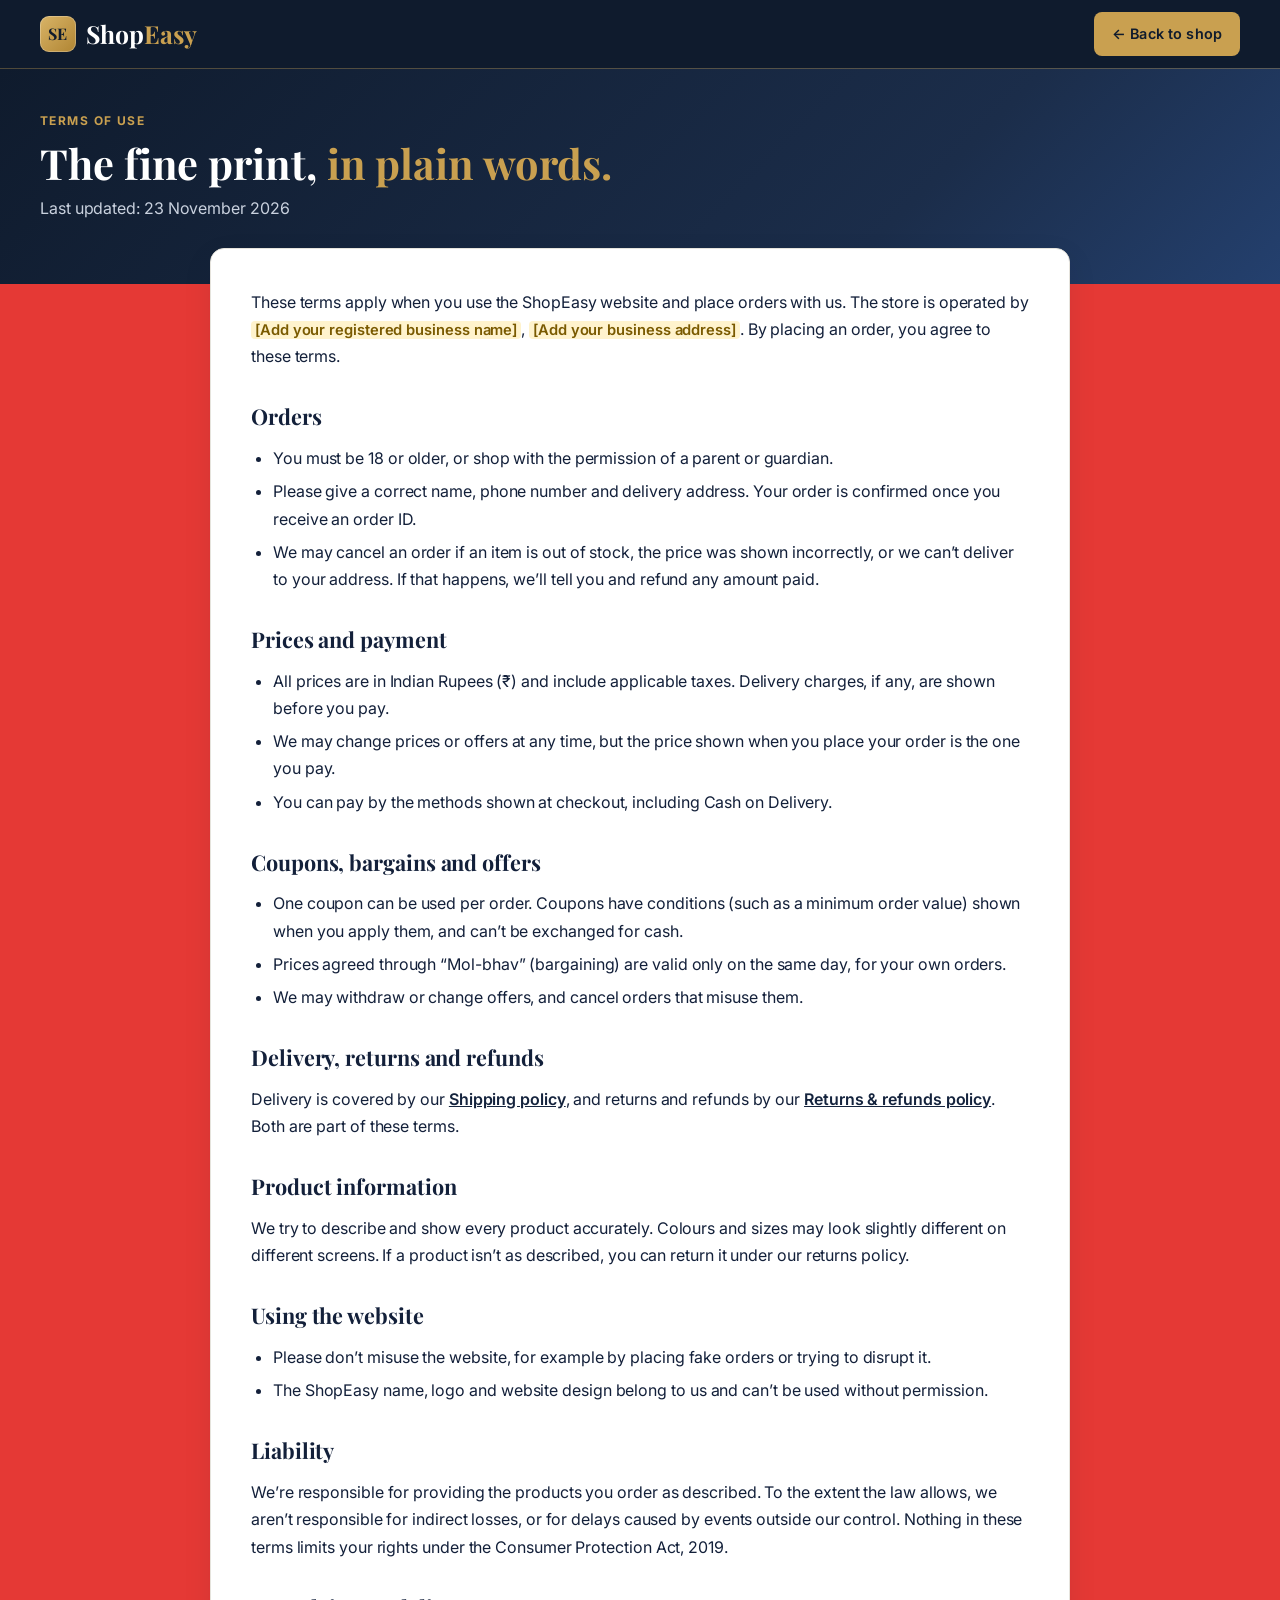
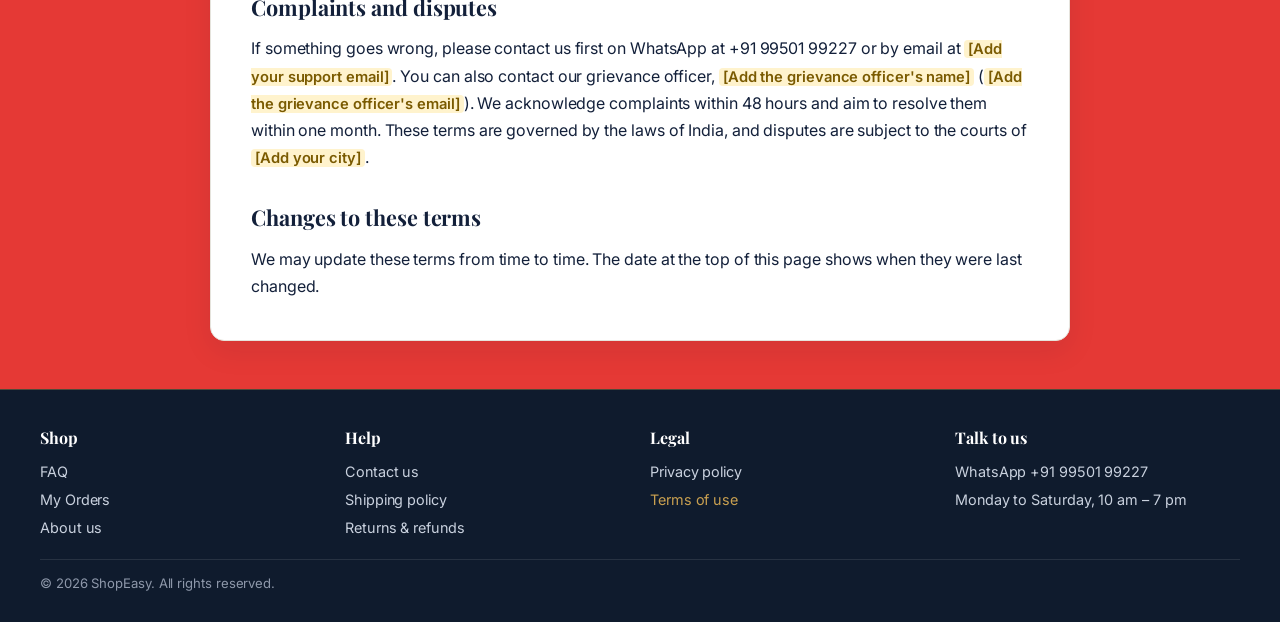
<file: store/terms.html>
<!DOCTYPE html>
<html lang="en">
<head>
  <meta charset="UTF-8">
  <meta name="viewport" content="width=device-width, initial-scale=1.0">
  <title>Terms of use — ShopEasy</title>
  <meta name="description" content="The terms that apply when you shop at ShopEasy.">
  <meta name="theme-color" content="#0f1b2d">
  <link rel="preconnect" href="https://fonts.googleapis.com">
  <link href="https://fonts.googleapis.com/css2?family=Inter:wght@400;500;600;700;800&family=Playfair+Display:wght@600;700&display=swap" rel="stylesheet">
  <link rel="stylesheet" href="style.css">
</head>
<body class="page">
  <div id="siteTop"></div>

  <section class="page-hero">
    <div class="container">
      <p class="page-kicker">Terms of use</p>
      <h1>The fine print, <span>in plain words.</span></h1>
      <p>Last updated: <span data-info="lastUpdated"></span></p>
    </div>
  </section>

  <main class="container page-main">
    <article class="page-card">
      <p>These terms apply when you use the <span data-info="brand"></span> website and place orders with us. The store is operated by <span data-info="legalName"></span>, <span data-info="address"></span>. By placing an order, you agree to these terms.</p>

      <h2>Orders</h2>
      <ul>
        <li>You must be 18 or older, or shop with the permission of a parent or guardian.</li>
        <li>Please give a correct name, phone number and delivery address. Your order is confirmed once you receive an order ID.</li>
        <li>We may cancel an order if an item is out of stock, the price was shown incorrectly, or we can’t deliver to your address. If that happens, we’ll tell you and refund any amount paid.</li>
      </ul>

      <h2>Prices and payment</h2>
      <ul>
        <li>All prices are in Indian Rupees (₹) and include applicable taxes. Delivery charges, if any, are shown before you pay.</li>
        <li>We may change prices or offers at any time, but the price shown when you place your order is the one you pay.</li>
        <li>You can pay by the methods shown at checkout, including Cash on Delivery.</li>
      </ul>

      <h2>Coupons, bargains and offers</h2>
      <ul>
        <li>One coupon can be used per order. Coupons have conditions (such as a minimum order value) shown when you apply them, and can’t be exchanged for cash.</li>
        <li>Prices agreed through “Mol-bhav” (bargaining) are valid only on the same day, for your own orders.</li>
        <li>We may withdraw or change offers, and cancel orders that misuse them.</li>
      </ul>

      <h2>Delivery, returns and refunds</h2>
      <p>Delivery is covered by our <a href="shipping.html">Shipping policy</a>, and returns and refunds by our <a href="returns.html">Returns &amp; refunds policy</a>. Both are part of these terms.</p>

      <h2>Product information</h2>
      <p>We try to describe and show every product accurately. Colours and sizes may look slightly different on different screens. If a product isn’t as described, you can return it under our returns policy.</p>

      <h2>Using the website</h2>
      <ul>
        <li>Please don’t misuse the website, for example by placing fake orders or trying to disrupt it.</li>
        <li>The ShopEasy name, logo and website design belong to us and can’t be used without permission.</li>
      </ul>

      <h2>Liability</h2>
      <p>We’re responsible for providing the products you order as described. To the extent the law allows, we aren’t responsible for indirect losses, or for delays caused by events outside our control. Nothing in these terms limits your rights under the Consumer Protection Act, 2019.</p>

      <h2>Complaints and disputes</h2>
      <p>If something goes wrong, please contact us first on WhatsApp at <span data-info="whatsapp"></span> or by email at <a data-info="email"></a>. You can also contact our grievance officer, <span data-info="grievanceOfficer"></span> (<span data-info="grievanceEmail"></span>). We acknowledge complaints within 48 hours and aim to resolve them within one month. These terms are governed by the laws of India, and disputes are subject to the courts of <span data-info="jurisdiction"></span>.</p>

      <h2>Changes to these terms</h2>
      <p>We may update these terms from time to time. The date at the top of this page shows when they were last changed.</p>
    </article>
  </main>

  <div id="siteFooter"></div>
  <script src="products.js"></script>
  <script src="pages.js"></script>
</body>
</html>
</file>
<file: store/style.css>
/* ===== THEME COLORS (change these to restyle the whole store) =====
   Premium navy & gold. --primary is used for buttons, links and borders;
   --gold is the accent; --navy is the header/hero/footer colour. */
:root {
  --navy: #0f1b2d;
  --navy-2: #1b2d4a;
  --gold: #c9a050;
  --gold-soft: #f3ead6;
  --primary: #14233d;
  --primary-dark: #0a1526;
  --on-primary: #ffffff;
  --accent: #1d7f58;
  --bg: #f6f5f1;
  --card: #ffffff;
  --text: #13203a;
  --muted: #5c6577;
  --border: #e5e3dc;
  --tile: #f4f1ea;
  --danger: #b83a2e;
  --shadow: 0 10px 30px rgba(15, 27, 45, 0.08);
  --radius: 12px;
  --serif: "Playfair Display", Georgia, "Times New Roman", serif;
}
[data-theme="dark"] {
  --navy: #070e19;
  --navy-2: #12213a;
  --gold-soft: #2a2416;
  --primary: #d4ad5f;
  --primary-dark: #e2bf78;
  --on-primary: #0b1420;
  --accent: #3fb889;
  --bg: #0b1320;
  --card: #121d2e;
  --text: #eef1f6;
  --muted: #9ba5b8;
  --border: #23324a;
  --tile: #18263b;
  --danger: #ef6f62;
  --shadow: 0 10px 30px rgba(0, 0, 0, 0.45);
}

* { margin: 0; padding: 0; box-sizing: border-box; }
[hidden] { display: none !important; }
body {
  font-family: "Inter", system-ui, sans-serif;
  background: #e53935;
  color: var(--text);
  line-height: 1.5;
}
button { font: inherit; cursor: pointer; color: inherit; }
input, select { font: inherit; color: inherit; }
.container { width: min(1200px, 100% - 32px); margin-inline: auto; }

/* ===== BUTTONS ===== */
.btn {
  display: inline-flex; align-items: center; justify-content: center; gap: 6px;
  padding: 11px 22px; border-radius: 10px; font-weight: 600;
  border: 2px solid transparent; transition: background .2s, transform .1s;
}
.btn:active { transform: scale(.98); }
.btn-primary { background: var(--primary); color: #fff; }
.btn-primary:hover { background: var(--primary-dark); }
.btn-outline { border-color: var(--primary); color: var(--primary); background: transparent; }
.btn-outline:hover { background: var(--primary); color: #fff; }
.full { width: 100%; }
.icon-btn {
  background: transparent; border: 1px solid var(--border); border-radius: 10px;
  width: 40px; height: 40px; font-size: 1.05rem;
}

/* ===== HEADER ===== */
.header {
  position: sticky; top: 0; z-index: 50;
  background: var(--card); border-bottom: 1px solid var(--border);
}
.header-inner { display: flex; align-items: center; gap: 16px; height: 68px; }
.logo { font-size: 1.45rem; font-weight: 800; text-decoration: none; color: var(--text); white-space: nowrap; }
.logo span { color: var(--primary); }
.search { flex: 1; position: relative; }
.search input {
  width: 100%; padding: 10px 48px 10px 14px; border-radius: 10px;
  border: 1px solid var(--border); background: var(--bg);
}
.search input:focus { outline: 2px solid var(--primary); border-color: transparent; }
/* Voice search button (sits inside the search box) */
.mic-btn {
  position: absolute; right: 5px; top: 50%; transform: translateY(-50%);
  width: 34px; height: 34px; border-radius: 8px; border: none;
  background: transparent; font-size: 1rem;
}
.mic-btn:hover { background: var(--tile); }
.mic-btn.listening { background: var(--primary); animation: pulse 1.2s infinite; }
@keyframes pulse {
  0% { box-shadow: 0 0 0 0 rgba(255, 107, 53, .55); }
  100% { box-shadow: 0 0 0 10px rgba(255, 107, 53, 0); }
}

/* Search suggestions dropdown */
.suggestions {
  position: absolute; top: calc(100% + 6px); left: 0; right: 0; z-index: 60;
  list-style: none; background: var(--card); border: 1px solid var(--border);
  border-radius: 12px; box-shadow: var(--shadow); padding: 6px; max-height: 420px; overflow-y: auto;
}
.suggestions li {
  display: flex; align-items: center; gap: 10px; padding: 8px 10px; border-radius: 8px; cursor: pointer;
}
.suggestions li.active, .suggestions li[role="option"]:hover { background: var(--tile); }
.suggestions .s-icon {
  width: 34px; height: 34px; border-radius: 8px; background: var(--tile);
  display: grid; place-items: center; font-size: 1.2rem; flex: 0 0 auto;
}
.suggestions .s-name { flex: 1; }
.suggestions .s-name mark { background: none; color: var(--primary); font-weight: 700; }
.suggestions .s-meta { font-size: .8rem; color: var(--muted); }
.suggestions .s-price { font-weight: 600; }
.suggestions li.s-note { cursor: default; font-size: .85rem; color: var(--muted); }
.suggestions li.s-note b { color: var(--text); }
.suggestions li.s-head {
  cursor: default; font-size: .72rem; text-transform: uppercase; letter-spacing: .05em;
  color: var(--muted); padding: 8px 10px 2px;
}
.did-you-mean b { color: var(--text); }

.header-actions { display: flex; gap: 8px; }
.cart-btn {
  position: relative; display: flex; align-items: center; gap: 6px;
  background: var(--primary); color: #fff; border: none; border-radius: 10px;
  padding: 0 16px; height: 40px; font-weight: 600;
}
.badge {
  background: #fff; color: var(--primary); border-radius: 999px;
  min-width: 22px; height: 22px; padding: 0 6px; font-size: .8rem;
  display: inline-grid; place-items: center; font-weight: 700;
}
.badge.bump { animation: bump .35s; }
@keyframes bump { 50% { transform: scale(1.35); } }

/* ===== HERO ===== */
.hero {
  background: linear-gradient(120deg, var(--primary), #ff9f1c);
  color: #fff; padding: 40px 0;
}
.hero h1 { font-size: clamp(1.6rem, 4vw, 2.5rem); line-height: 1.2; }
.hero h1 span { display: block; }
.hero p { margin-top: 8px; opacity: .95; }

/* ===== CATEGORIES ===== */
.shop { padding: 24px 0 48px; }
.categories {
  display: flex; gap: 10px; overflow-x: auto; padding-bottom: 6px;
  scrollbar-width: thin;
}
.cat {
  flex: 0 0 auto; display: flex; align-items: center; gap: 6px;
  padding: 9px 16px; border-radius: 999px;
  background: var(--card); border: 1px solid var(--border); font-weight: 500;
}
.cat:hover { border-color: var(--primary); }
.cat.active { background: var(--primary); color: #fff; border-color: var(--primary); }

.toolbar {
  display: flex; justify-content: space-between; align-items: center;
  flex-wrap: wrap; gap: 10px; margin: 18px 0;
}
.toolbar p { color: var(--muted); }
.sort { display: flex; align-items: center; gap: 8px; color: var(--muted); }
.sort select {
  padding: 8px 10px; border-radius: 8px; border: 1px solid var(--border); background: var(--card);
}

/* ===== PRODUCT GRID ===== */
.grid {
  display: grid; gap: 16px;
  grid-template-columns: repeat(auto-fill, minmax(210px, 1fr));
}
.card {
  background: var(--card); border: 1px solid var(--border); border-radius: 14px;
  overflow: hidden; display: flex; flex-direction: column;
  transition: box-shadow .2s, transform .2s;
}
.card:hover { box-shadow: var(--shadow); transform: translateY(-2px); }
.tile {
  position: relative; background: var(--tile); height: 150px;
  display: grid; place-items: center; font-size: 4rem;
}
.off {
  position: absolute; top: 10px; left: 10px; background: var(--accent); color: #fff;
  font-size: .75rem; font-weight: 700; padding: 3px 8px; border-radius: 6px;
}
.card-body { padding: 14px; display: flex; flex-direction: column; gap: 6px; flex: 1; }
.card-cat { font-size: .75rem; color: var(--muted); text-transform: uppercase; letter-spacing: .04em; }
.card h3 { font-size: 1rem; font-weight: 600; }
.rating { font-size: .85rem; color: var(--muted); }
.rating b { color: #f2a900; }
.price { display: flex; align-items: baseline; gap: 8px; margin-top: auto; }
.price strong { font-size: 1.2rem; }
.price s { color: var(--muted); font-size: .9rem; }
.card-action { margin-top: 8px; display: grid; gap: 8px; }
.card-action .btn { padding: 9px 14px; }

/* Quantity stepper (used on cards and in the cart) */
.stepper {
  display: flex; align-items: center; justify-content: space-between;
  border: 2px solid var(--primary); border-radius: 10px; overflow: hidden;
}
.stepper button {
  background: var(--primary); color: #fff; border: none;
  width: 40px; height: 40px; font-size: 1.2rem; font-weight: 700;
}
.stepper button:hover { background: var(--primary-dark); }
.stepper span { font-weight: 700; min-width: 32px; text-align: center; }
.stepper.small button { width: 32px; height: 32px; font-size: 1rem; }
.stepper.small { width: 112px; }

.empty { text-align: center; color: var(--muted); padding: 40px 0; }
.footer { border-top: 1px solid var(--border); padding: 20px 0; color: var(--muted); text-align: center; font-size: .9rem; }

/* ===== CART DRAWER ===== */
.overlay {
  position: fixed; inset: 0; background: rgba(0, 0, 0, .45);
  opacity: 0; pointer-events: none; transition: opacity .25s; z-index: 90;
}
.overlay.show { opacity: 1; pointer-events: auto; }
.drawer {
  position: fixed; top: 0; right: 0; height: 100%; width: min(420px, 100%);
  background: var(--card); z-index: 100; display: flex; flex-direction: column;
  transform: translateX(100%); transition: transform .3s ease;
  box-shadow: -10px 0 30px rgba(0, 0, 0, .15);
}
.drawer.open { transform: translateX(0); }
.drawer-head {
  display: flex; justify-content: space-between; align-items: center;
  padding: 16px 20px; border-bottom: 1px solid var(--border);
}
.drawer-body { flex: 1; overflow-y: auto; display: flex; flex-direction: column; }
.cart-items { padding: 8px 20px; }
.cart-item {
  display: grid; grid-template-columns: 56px 1fr auto; gap: 12px; align-items: center;
  padding: 14px 0; border-bottom: 1px solid var(--border);
}
.cart-item .thumb {
  width: 56px; height: 56px; border-radius: 10px; background: var(--tile);
  display: grid; place-items: center; font-size: 1.8rem;
}
.cart-item h4 { font-size: .95rem; font-weight: 600; }
.cart-item .unit { font-size: .85rem; color: var(--muted); }
.cart-item .controls { display: flex; align-items: center; flex-wrap: wrap; gap: 6px 12px; margin-top: 6px; }
.remove { background: none; border: none; color: var(--danger); font-size: .85rem; text-decoration: underline; }
.link-btn { background: none; border: none; color: var(--primary); font-size: .85rem; font-weight: 600; text-decoration: underline; }

/* Saved for later */
.saved { padding: 4px 20px 16px; }
.saved h3 {
  font-size: .95rem; padding: 12px 0 4px; border-top: 6px solid var(--bg);
  margin: 0 -20px; padding-inline: 20px;
}
.saved .cart-item .thumb { opacity: .85; }
.line-total { font-weight: 700; text-align: right; }
.cart-empty { flex: 1; display: grid; place-content: center; text-align: center; gap: 12px; padding: 20px; color: var(--muted); }
.big { font-size: 3.5rem; }
.cart-summary { padding: 16px 20px 20px; border-top: 1px solid var(--border); display: grid; gap: 8px; }
.line { display: flex; justify-content: space-between; }
.line.total { font-size: 1.15rem; font-weight: 800; padding-top: 8px; border-top: 1px dashed var(--border); }
.save { color: var(--accent); font-weight: 600; }
.hint { font-size: .85rem; color: var(--muted); }

/* ===== CHECKOUT MODAL ===== */
.modal {
  position: fixed; inset: 0; z-index: 110; background: rgba(0, 0, 0, .5);
  display: none; align-items: flex-start; justify-content: center; overflow-y: auto; padding: 24px 16px;
}
.modal.open { display: flex; }
.modal-box { background: var(--card); border-radius: 16px; width: min(560px, 100%); box-shadow: var(--shadow); }
#checkoutForm { padding: 20px; display: grid; gap: 12px; }
#checkoutForm h3 { font-size: 1rem; margin-top: 6px; }
.row { display: grid; grid-template-columns: 1fr 1fr; gap: 12px; }
.field { display: grid; gap: 4px; }
.field label { font-size: .85rem; font-weight: 600; }
.field input {
  padding: 10px 12px; border-radius: 8px; border: 1px solid var(--border); background: var(--bg);
}
.field input:focus { outline: 2px solid var(--primary); border-color: transparent; }
.field small { color: var(--danger); font-size: .8rem; min-height: 1em; }
.field.invalid input { border-color: var(--danger); }
.pay-options { display: grid; grid-template-columns: repeat(3, 1fr); gap: 8px; }
.pay-option input { position: absolute; opacity: 0; }
.pay-option span {
  display: block; text-align: center; padding: 12px 6px; border-radius: 10px;
  border: 2px solid var(--border); font-weight: 600; font-size: .9rem; cursor: pointer;
}
.pay-option input:checked + span { border-color: var(--primary); background: var(--tile); }
.pay-option input:focus-visible + span { outline: 2px solid var(--primary); }
.demo-note {
  font-size: .8rem; color: var(--muted); background: var(--bg);
  border: 1px dashed var(--border); padding: 10px; border-radius: 8px;
}
.checkout-items {
  display: grid; gap: 6px; background: var(--bg); border: 1px solid var(--border);
  border-radius: 10px; padding: 12px; font-size: .9rem;
}
.checkout-items .line span:first-child { color: var(--muted); }
.order-total { display: flex; justify-content: space-between; align-items: center; font-size: 1.1rem; }
.order-total strong { font-size: 1.4rem; }
.success { padding: 32px 20px; text-align: center; display: grid; gap: 10px; justify-items: center; }

/* ===== TOAST ===== */
.toast {
  position: fixed; bottom: 20px; left: 50%; transform: translate(-50%, 100px);
  background: var(--text); color: var(--card); padding: 10px 18px; border-radius: 10px;
  font-weight: 500; transition: transform .3s; z-index: 200; pointer-events: none;
}
.toast { opacity: 0; transition: transform .3s, opacity .3s; width: max-content; max-width: calc(100% - 32px); }
.toast.show { transform: translate(-50%, 0); opacity: 1; }
/* While the cart is open, keep the toast off the drawer's checkout button */
@media (min-width: 760px) {
  .drawer.open ~ .toast { left: calc((100% - 420px) / 2); }
}
@media (max-width: 759px) {
  .drawer.open ~ .toast { bottom: auto; top: 72px; transform: translate(-50%, -10px); }
  .drawer.open ~ .toast.show { transform: translate(-50%, 0); }
}
.toast.has-action { display: flex; align-items: center; gap: 14px; }
.toast.has-action.show { pointer-events: auto; }
.toast-action {
  background: none; border: none; color: var(--primary); font-weight: 800;
  text-transform: uppercase; letter-spacing: .04em; padding: 2px 4px;
}

/* ===== WISHLIST BUTTON (header) ===== */
.wish-btn { position: relative; }
.badge.mini {
  position: absolute; top: -6px; right: -6px; min-width: 18px; height: 18px;
  font-size: .7rem; padding: 0 5px; background: var(--primary); color: #fff;
}

/* ===== HERO OFFER ===== */
.hero-offer {
  display: inline-block; margin-top: 14px !important; background: rgba(255, 255, 255, .18);
  border: 1px dashed rgba(255, 255, 255, .7); padding: 6px 12px; border-radius: 8px; font-weight: 500;
}

/* ===== CARDS: clickable picture & name, wishlist heart ===== */
.card { position: relative; }
a.tile { text-decoration: none; color: inherit; }
.card h3 a { color: inherit; text-decoration: none; }
.card h3 a:hover { color: var(--primary); }
.heart {
  position: absolute; top: 8px; right: 8px; z-index: 2;
  width: 36px; height: 36px; border-radius: 50%; border: 1px solid var(--border);
  background: var(--card); font-size: 1rem; display: grid; place-items: center;
  transition: transform .15s;
}
.heart:hover { transform: scale(1.1); }
.heart.on { animation: bump .35s; }

/* ===== DEAL OF THE DAY ===== */
.deal {
  display: flex; align-items: center; gap: 16px; margin-bottom: 18px; padding: 14px 18px;
  background: var(--card); border: 2px solid var(--primary); border-radius: 14px;
  text-decoration: none; color: var(--text); transition: box-shadow .2s;
}
.deal:empty { display: none; }
.deal:hover { box-shadow: var(--shadow); }
.deal-icon {
  font-size: 2.6rem; width: 72px; height: 72px; flex: 0 0 auto; border-radius: 12px;
  background: var(--tile); display: grid; place-items: center;
}
.deal-info { flex: 1; display: grid; gap: 2px; min-width: 0; }
.deal-tag { font-size: .75rem; font-weight: 800; color: var(--primary); text-transform: uppercase; letter-spacing: .05em; }
.deal-info strong { font-size: 1.1rem; }
.deal-info s { color: var(--muted); }
.deal-info .save { margin-left: 6px; white-space: nowrap; }
.deal-timer { text-align: center; display: grid; }
.deal-timer small { color: var(--muted); font-size: .75rem; }
.deal-timer b { font-size: 1.3rem; font-variant-numeric: tabular-nums; color: var(--primary); }
.deal-cta { white-space: nowrap; }

/* ===== RECENTLY VIEWED ===== */
.recent { margin-top: 18px; }
.section-head { display: flex; justify-content: space-between; align-items: center; margin-bottom: 10px; }
.section-head h2, .pd-similar h3 { font-size: 1.05rem; }
.strip { display: flex; gap: 12px; overflow-x: auto; padding-bottom: 6px; scrollbar-width: thin; }
.mini-card {
  flex: 0 0 140px; background: var(--card); border: 1px solid var(--border); border-radius: 12px;
  overflow: hidden; text-decoration: none; color: var(--text); display: grid; transition: box-shadow .2s;
}
.mini-card:hover { box-shadow: var(--shadow); }
.mini-tile { height: 80px; background: var(--tile); display: grid; place-items: center; font-size: 2.2rem; }
.mini-body { padding: 8px 10px; display: grid; gap: 2px; }
.mini-name { font-size: .85rem; font-weight: 600; white-space: nowrap; overflow: hidden; text-overflow: ellipsis; }
.mini-price { font-size: .9rem; font-weight: 700; }
.mini-price s { font-weight: 400; color: var(--muted); font-size: .8rem; margin-left: 4px; }

/* ===== FILTERS ===== */
.toolbar-controls { display: flex; flex-wrap: wrap; align-items: center; gap: 10px 16px; }
.check { display: flex; align-items: center; gap: 6px; color: var(--muted); cursor: pointer; }
.check input { accent-color: var(--primary); width: 16px; height: 16px; }
.empty { display: grid; justify-items: center; gap: 12px; }

/* ===== TRUST STRIP ===== */
.trust { display: grid; grid-template-columns: repeat(4, 1fr); gap: 12px; margin-bottom: 32px; }
.trust div {
  background: var(--card); border: 1px solid var(--border); border-radius: 14px;
  padding: 16px; display: grid; justify-items: center; text-align: center; gap: 2px;
}
.trust span { font-size: 1.6rem; }
.trust small { color: var(--muted); }

/* ===== CART: delivery progress bar ===== */
.progress { height: 6px; background: var(--border); border-radius: 999px; overflow: hidden; }
.progress span { display: block; height: 100%; width: 0; background: var(--accent); border-radius: inherit; transition: width .4s; }

/* ===== CART: coupons ===== */
.coupons { padding: 12px 20px 16px; display: grid; gap: 8px; border-top: 6px solid var(--bg); }
.coupons h3 { font-size: .95rem; }
.coupon-form { display: flex; gap: 8px; }
.coupon-form input {
  flex: 1; min-width: 0; padding: 9px 12px; border-radius: 8px; border: 1px solid var(--border);
  background: var(--bg); text-transform: uppercase; letter-spacing: .04em;
}
.coupon-form input::placeholder { text-transform: none; letter-spacing: 0; }
.coupon-form input:focus { outline: 2px solid var(--primary); border-color: transparent; }
.coupon-form .btn { padding: 8px 16px; }
.coupon-msg { font-size: .8rem; color: var(--danger); }
.coupon-msg:empty { display: none; }
.coupon-applied {
  display: flex; align-items: center; gap: 8px; flex-wrap: wrap; font-size: .9rem;
  background: var(--tile); border: 1px dashed var(--accent); border-radius: 10px; padding: 8px 12px;
}
.coupon-applied b { color: var(--accent); }
.coupon-applied .warn { color: var(--danger); font-size: .8rem; flex-basis: 100%; }
.coupon-applied .link-btn { margin-left: auto; }
.coupon-list { display: grid; gap: 6px; }
.coupon-chip {
  display: flex; align-items: center; gap: 10px; padding: 8px 10px; border-radius: 10px;
  border: 1px dashed var(--border); font-size: .85rem;
}
.coupon-chip code {
  font-family: inherit; font-weight: 800; color: var(--primary); background: var(--tile);
  padding: 2px 8px; border-radius: 6px; letter-spacing: .04em;
}
.coupon-chip span { flex: 1; color: var(--muted); }

/* ===== PRODUCT PAGE ===== */
#productModal { z-index: 105; }
.pd-box { width: min(880px, 100%); }
.crumb { color: var(--muted); font-size: .9rem; }
.pd-grid { display: grid; grid-template-columns: 1fr 1.1fr; gap: 24px; padding: 20px; }
.pd-tile {
  position: relative; background: var(--tile); border-radius: 14px; aspect-ratio: 1;
  display: grid; place-items: center; font-size: clamp(5rem, 14vw, 8rem);
}
.pd-tile .heart { width: 42px; height: 42px; font-size: 1.15rem; top: 12px; right: 12px; }
.pd-info { display: grid; gap: 10px; align-content: start; }
.pd-info h2 { font-size: 1.5rem; line-height: 1.25; }
.pd-price { display: flex; align-items: baseline; flex-wrap: wrap; gap: 4px 10px; }
.pd-price strong { font-size: 1.8rem; }
.pd-price s { color: var(--muted); }
.pd-desc { color: var(--muted); }
.pd-highlights { list-style: none; display: grid; gap: 6px; }
.pd-highlights li::before { content: "✓"; color: var(--accent); font-weight: 800; margin-right: 8px; }
.pd-delivery {
  background: var(--bg); border: 1px solid var(--border); border-radius: 10px; padding: 10px 12px; font-size: .92rem;
}
.pd-delivery small { display: block; color: var(--muted); }
.pd-extra { display: flex; gap: 10px; flex-wrap: wrap; }
.pd-extra .btn { flex: 1; padding: 9px 14px; font-size: .9rem; white-space: nowrap; }
.btn-ghost { border: 1px solid var(--border); background: var(--card); text-decoration: none; color: var(--text); }
.btn-ghost:hover { border-color: var(--primary); }
.pd-similar { padding: 0 20px 20px; }
.pd-similar h3 { margin-bottom: 10px; }

/* ===== FAQ ===== */
.faq { margin-bottom: 32px; display: grid; gap: 8px; }
.faq h2 { font-size: 1.25rem; margin-bottom: 6px; }
.faq details {
  background: var(--card); border: 1px solid var(--border); border-radius: 12px; overflow: hidden;
}
.faq summary {
  cursor: pointer; padding: 14px 16px; font-weight: 600; list-style: none;
  display: flex; justify-content: space-between; align-items: center; gap: 12px;
}
.faq summary::-webkit-details-marker { display: none; }
.faq summary::after { content: "+"; font-size: 1.3rem; color: var(--primary); font-weight: 700; line-height: 1; }
.faq details[open] summary::after { content: "−"; }
.faq details[open] summary { border-bottom: 1px solid var(--border); }
.faq summary:focus-visible { outline: 2px solid var(--primary); outline-offset: -2px; }
.faq details p { padding: 12px 16px 16px; color: var(--muted); }
.faq details p b { color: var(--text); }

/* ===== FOOTER LINKS ===== */
.footer-links { display: flex; justify-content: center; gap: 20px; margin-bottom: 8px; flex-wrap: wrap; }
.footer-links a, .link-plain {
  color: var(--text); font-weight: 600; text-decoration: none; background: none; border: none; font-size: .9rem;
}
.footer-links a:hover, .link-plain:hover { color: var(--primary); }

/* ===== FLOATING BUTTONS (back to top, chat) ===== */
.floaters {
  position: fixed; right: 16px; bottom: 20px; z-index: 80;
  display: flex; flex-direction: column; align-items: flex-end; gap: 10px;
}
.float-btn {
  border: none; border-radius: 999px; box-shadow: var(--shadow); font-weight: 700;
  display: inline-flex; align-items: center; justify-content: center; gap: 6px;
}
.float-btn.chat { background: var(--accent); color: #fff; padding: 12px 18px; }
.float-btn.chat:hover { filter: brightness(1.08); }
.float-btn.to-top {
  width: 44px; height: 44px; background: var(--card); color: var(--text);
  border: 1px solid var(--border); font-size: 1.2rem;
}
.float-btn.to-top:hover { border-color: var(--primary); color: var(--primary); }

/* ===== PHONE BOTTOM MENU ===== */
.bottom-nav { display: none; }
@media (max-width: 640px) {
  .hide-mobile { display: none !important; }
  body { padding-bottom: 64px; }
  .bottom-nav {
    display: grid; grid-template-columns: repeat(5, 1fr);
    position: fixed; left: 0; right: 0; bottom: 0; z-index: 85; height: 64px;
    background: var(--card); border-top: 1px solid var(--border);
    padding-bottom: env(safe-area-inset-bottom);
  }
  .bottom-nav button {
    background: none; border: none; display: grid; justify-items: center; align-content: center; gap: 2px;
    font-size: .7rem; font-weight: 600; color: var(--muted);
  }
  .bottom-nav button span { position: relative; font-size: 1.25rem; line-height: 1; }
  .bottom-nav button.active { color: var(--primary); }
  .nav-badge {
    position: absolute; top: -6px; right: -12px; min-width: 17px; height: 17px; padding: 0 4px;
    border-radius: 999px; background: var(--primary); color: #fff; font-size: .65rem; font-style: normal;
    font-weight: 700; display: grid; place-items: center;
  }
  .floaters { bottom: 76px; right: 12px; }
  .float-btn.chat { width: 48px; height: 48px; padding: 0; font-size: 1.3rem; }
  .float-btn.chat span { display: none; }
  /* keep messages clear of the chat / back-to-top buttons on the right */
  .toast { bottom: 80px; left: calc((100% - 72px) / 2); max-width: calc(100% - 96px); }
}

/* ===== CHECKOUT: saved address ===== */
.saved-address {
  font-size: .85rem; background: var(--tile); border: 1px dashed var(--accent);
  border-radius: 8px; padding: 8px 12px;
}
.success-actions { display: flex; gap: 10px; flex-wrap: wrap; justify-content: center; }

/* ===== MY ORDERS ===== */
.orders { padding: 12px 20px 20px; display: grid; gap: 14px; }
.order {
  border: 1px solid var(--border); border-radius: 14px; padding: 14px; display: grid; gap: 10px;
}
.order-head { display: flex; justify-content: space-between; align-items: flex-start; gap: 10px; }
.order-head b { display: block; }
.order-head small { color: var(--muted); }
.order-status {
  font-size: .8rem; font-weight: 700; padding: 3px 10px; border-radius: 999px; white-space: nowrap;
  background: var(--tile); color: var(--primary);
}
.order-status.done { color: var(--accent); }
.order-items { display: flex; flex-wrap: wrap; gap: 6px; }
.order-items span {
  font-size: .85rem; background: var(--bg); border: 1px solid var(--border); border-radius: 8px; padding: 3px 8px;
}
.order-eta { font-size: .9rem; }
.order-eta small { color: var(--muted); display: block; font-size: .78rem; }
/* tracking timeline */
.track { list-style: none; display: grid; grid-template-columns: repeat(5, 1fr); position: relative; }
.track li {
  display: grid; justify-items: center; text-align: center; gap: 4px;
  font-size: .68rem; color: var(--muted); position: relative;
}
.track li::before {
  content: ""; width: 14px; height: 14px; border-radius: 50%; background: var(--border);
  border: 3px solid var(--card); box-shadow: 0 0 0 1px var(--border); z-index: 1;
}
.track li::after {
  content: ""; position: absolute; top: 6px; left: -50%; width: 100%; height: 3px; background: var(--border);
}
.track li:first-child::after { display: none; }
.track li.reached { color: var(--text); font-weight: 600; }
.track li.reached::before { background: var(--accent); box-shadow: 0 0 0 1px var(--accent); }
.track li.reached::after { background: var(--accent); }
.track li.current::before { box-shadow: 0 0 0 4px rgba(26, 147, 111, .25); }
.order-foot { display: flex; justify-content: space-between; align-items: center; gap: 10px; flex-wrap: wrap; }
.order-foot .btn { padding: 7px 14px; font-size: .85rem; }

/* =====================================================================
   SMART FEATURES: festival, tools, kits, bargain, swipe, easy mode…
   ===================================================================== */

/* ----- Festival mode ----- */
body.festival .hero { background: linear-gradient(120deg, var(--fest-a), var(--fest-b)); }
.festival-tag {
  display: inline-block; background: rgba(255, 255, 255, .22); border-radius: 999px;
  padding: 4px 12px; font-weight: 700; font-size: .85rem; margin-bottom: 8px;
}
.festival-picks { margin: 0 0 18px; }

/* ----- Monthly ration reminder ----- */
.restock {
  display: flex; align-items: center; gap: 12px; flex-wrap: wrap; margin-bottom: 16px;
  background: var(--card); border: 1px solid var(--accent); border-left-width: 6px;
  border-radius: 12px; padding: 12px 16px;
}
.restock[hidden] { display: none !important; }
.restock .r-icon { font-size: 1.8rem; }
.restock .r-text { flex: 1; min-width: 200px; }
.restock .r-text small { display: block; color: var(--muted); }
.restock .r-actions { display: flex; gap: 8px; flex-wrap: wrap; align-items: center; }
.restock .btn { padding: 8px 14px; font-size: .9rem; }

/* ----- Tools row ----- */
.tools { display: grid; gap: 12px; margin-bottom: 18px; }
.tools[hidden] { display: none !important; }
.tool-buttons { display: grid; grid-template-columns: 1fr 1fr; gap: 12px; }
.tool-btn {
  display: grid; grid-template-columns: auto 1fr; grid-template-rows: auto auto; column-gap: 12px;
  align-items: center; text-align: left; padding: 12px 16px; border-radius: 14px;
  background: var(--card); border: 1px solid var(--border); transition: border-color .2s, box-shadow .2s;
}
.tool-btn:hover { border-color: var(--primary); box-shadow: var(--shadow); }
.tool-btn span { grid-row: span 2; font-size: 1.9rem; }
.tool-btn small { color: var(--muted); }
.kits { display: flex; align-items: center; gap: 10px; overflow-x: auto; padding-bottom: 4px; scrollbar-width: thin; }
.kits-label { font-weight: 700; white-space: nowrap; color: var(--muted); }
.kit-chips { display: flex; gap: 8px; }
.kit-chip {
  flex: 0 0 auto; padding: 7px 14px; border-radius: 999px; background: var(--tile);
  border: 1px dashed var(--primary); font-weight: 600; font-size: .9rem; white-space: nowrap;
}
.kit-chip:hover { background: var(--primary); color: #fff; border-style: solid; }

/* ----- Tool window ----- */
#toolModal { z-index: 108; }
.tool-box { width: min(560px, 100%); }
.tool-pad { padding: 16px 20px 20px; display: grid; gap: 12px; }
.tool-pad .hint { margin: 0; }
.tool-row { display: flex; gap: 10px; flex-wrap: wrap; align-items: flex-end; }
.tool-row .field { flex: 1; min-width: 140px; }
.tool-row select, .tool-row input {
  width: 100%; padding: 10px 12px; border-radius: 8px; border: 1px solid var(--border); background: var(--bg);
}
.pick-list { display: grid; gap: 8px; }
.pick {
  display: grid; grid-template-columns: auto 44px 1fr auto auto; gap: 10px; align-items: center;
  padding: 8px 10px; border: 1px solid var(--border); border-radius: 12px;
}
.pick.off { opacity: .5; }
.pick .p-icon { width: 44px; height: 44px; border-radius: 10px; background: var(--tile); display: grid; place-items: center; font-size: 1.5rem; }
.pick .p-name { font-weight: 600; font-size: .92rem; }
.pick .p-name small { display: block; color: var(--muted); font-weight: 400; }
.pick .p-price { font-weight: 700; }
.pick input[type="checkbox"] { accent-color: var(--primary); width: 18px; height: 18px; }
.pick .mini-btn { background: none; border: 1px solid var(--border); border-radius: 8px; padding: 4px 8px; font-size: .8rem; }
.pick .mini-btn:hover { border-color: var(--primary); }
.tool-total {
  display: flex; justify-content: space-between; align-items: center; gap: 10px; flex-wrap: wrap;
  border-top: 1px dashed var(--border); padding-top: 12px;
}
.tool-total b { font-size: 1.15rem; }
.tool-total small { color: var(--muted); display: block; }
.share-link { display: flex; gap: 8px; }
.share-link input { flex: 1; min-width: 0; padding: 10px 12px; border-radius: 8px; border: 1px solid var(--border); background: var(--bg); font-size: .85rem; }

/* ----- Swipe to discover ----- */
.swipe-area { position: relative; height: 380px; margin: 4px 0; touch-action: pan-y; }
.swipe-card {
  position: absolute; inset: 0; background: var(--card); border: 1px solid var(--border);
  border-radius: 18px; box-shadow: var(--shadow); display: grid; grid-template-rows: 1fr auto;
  overflow: hidden; user-select: none; cursor: grab; transition: transform .25s, opacity .25s;
}
.swipe-card.dragging { transition: none; cursor: grabbing; }
.swipe-card.behind { transform: scale(.95) translateY(10px); opacity: .7; pointer-events: none; }
.swipe-card .s-tile { background: var(--tile); display: grid; place-items: center; font-size: 6rem; position: relative; }
.swipe-card .s-info { padding: 14px 16px; display: grid; gap: 4px; }
.swipe-card .s-info h3 { font-size: 1.15rem; }
.swipe-stamp {
  position: absolute; top: 18px; padding: 4px 12px; border: 3px solid; border-radius: 8px;
  font-weight: 800; font-size: 1.2rem; opacity: 0; transform: rotate(-12deg);
}
.swipe-stamp.like { left: 18px; color: var(--accent); }
.swipe-stamp.nope { right: 18px; color: var(--danger); transform: rotate(12deg); }
.swipe-actions { display: flex; justify-content: center; gap: 18px; }
.swipe-actions button {
  width: 58px; height: 58px; border-radius: 50%; border: 1px solid var(--border);
  background: var(--card); font-size: 1.5rem; box-shadow: var(--shadow);
}
.swipe-actions button:hover { border-color: var(--primary); transform: scale(1.06); }
.swipe-count { text-align: center; color: var(--muted); font-size: .85rem; }
.swipe-done { text-align: center; display: grid; gap: 10px; justify-items: center; padding: 30px 10px; }

/* ----- Mol-bhav (bargain) ----- */
.bargain { border: 1px dashed var(--primary); border-radius: 12px; padding: 12px; display: grid; gap: 10px; background: var(--bg); }
.bargain-head { display: flex; justify-content: space-between; align-items: center; gap: 8px; flex-wrap: wrap; }
.bargain-head b { font-size: .98rem; }
.bargain-head small { color: var(--muted); }
.chat-log { display: grid; gap: 8px; max-height: 220px; overflow-y: auto; }
.bubble { max-width: 85%; padding: 8px 12px; border-radius: 14px; font-size: .92rem; line-height: 1.4; }
.bubble.shop { background: var(--card); border: 1px solid var(--border); border-bottom-left-radius: 4px; justify-self: start; }
.bubble.me { background: var(--primary); color: #fff; border-bottom-right-radius: 4px; justify-self: end; }
.bargain-form { display: flex; gap: 8px; }
.bargain-form input { flex: 1; min-width: 0; padding: 9px 12px; border-radius: 8px; border: 1px solid var(--border); background: var(--card); }
.bargain-form .btn, .bargain .btn { padding: 8px 14px; font-size: .9rem; }
.deal-done { color: var(--accent); font-weight: 700; }
.bargain-tag { font-size: .75rem; background: var(--tile); color: var(--primary); border-radius: 6px; padding: 1px 6px; font-weight: 700; margin-left: 4px; }

/* ----- Share cart, gift message, savings ----- */
.share-cart { padding: 0 20px 12px; }
.gift-box { border: 1px solid var(--border); border-radius: 10px; padding: 10px 12px; background: var(--bg); }
.gift-box summary { cursor: pointer; font-weight: 600; }
.gift-box textarea {
  width: 100%; margin-top: 10px; padding: 10px 12px; border-radius: 8px; border: 1px solid var(--border);
  background: var(--card); font: inherit; color: inherit; resize: vertical;
}
.order-saved { font-weight: 700; color: var(--accent); }
.piggy {
  border-radius: 14px; padding: 14px; display: grid; gap: 8px;
  background: linear-gradient(120deg, rgba(26, 147, 111, .12), rgba(255, 159, 28, .14)); border: 1px solid var(--border);
}
.piggy-top { display: flex; align-items: center; gap: 12px; }
.piggy-top .pig { font-size: 2.2rem; }
.piggy-top b { font-size: 1.25rem; color: var(--accent); }
.piggy-top small { display: block; color: var(--muted); }
.piggy .badges { display: flex; gap: 6px; flex-wrap: wrap; }
.piggy .badge-pill { font-size: .75rem; font-weight: 700; padding: 3px 9px; border-radius: 999px; background: var(--card); border: 1px solid var(--border); }
.piggy .badge-pill.locked { opacity: .45; }
.piggy small.next { color: var(--muted); }

/* ----- Read aloud button (Easy mode) ----- */
.speak {
  display: none; position: absolute; top: 8px; left: 8px; z-index: 2; width: 40px; height: 40px;
  border-radius: 50%; border: 1px solid var(--border); background: var(--card); font-size: 1.1rem;
}
.en-sub { display: block; font-size: .72em; font-weight: 500; opacity: .85; }

/* ----- EASY MODE: bigger, simpler, Hindi labels ----- */
html.easy { font-size: 118%; }
html.easy .easy-btn { background: var(--primary); border-color: var(--primary); }
html.easy .speak { display: grid; place-items: center; }
html.easy .card .off { left: auto; right: 54px; }
html.easy .recent, html.easy .tools, html.easy .hero-offer, html.easy .toolbar-controls .check,
html.easy .deal, html.easy .festival-picks { display: none !important; }
html.easy .grid { grid-template-columns: repeat(auto-fill, minmax(240px, 1fr)); }
html.easy .btn { padding: 12px 18px; }
html.easy .stepper button { width: 48px; height: 48px; }
html.easy .card h3 { font-size: 1.1rem; }
html.easy .price strong { font-size: 1.35rem; }
html.easy .pd-tile .speak { top: 12px; left: 12px; width: 46px; height: 46px; }

@media (max-width: 640px) {
  .tool-buttons { grid-template-columns: 1fr; }
  .pick { grid-template-columns: auto 40px 1fr auto; }
  .pick .mini-btn { grid-column: 3 / 5; justify-self: start; }
  .swipe-area { height: 340px; }
  html.easy { font-size: 112%; }
  html.easy .grid { grid-template-columns: 1fr; }
}

/* Short screens (landscape phones, small laptops): scroll the whole drawer instead of squeezing the items */
@media (max-height: 620px) {
  .drawer { overflow-y: auto; }
  .drawer-body { flex: none; overflow: visible; }
}

@media (max-width: 760px) {
  .pd-grid { grid-template-columns: 1fr; gap: 16px; padding: 16px; }
  .pd-tile { aspect-ratio: auto; height: 220px; }
  .trust { grid-template-columns: repeat(2, 1fr); }
  .deal { flex-wrap: wrap; gap: 12px; padding: 12px; }
  .deal-icon { width: 56px; height: 56px; font-size: 2rem; }
  .deal-info { flex-basis: calc(100% - 72px); }
  .deal-timer { flex: 1; text-align: left; grid-auto-flow: column; justify-content: start; align-items: baseline; gap: 6px; }
  .toolbar-controls { width: 100%; }
}

/* ===== MOBILE ===== */
@media (max-width: 640px) {
  .header-inner { flex-wrap: wrap; height: auto; padding: 10px 0; }
  .search { order: 3; flex-basis: 100%; }
  .header-actions { margin-left: auto; }
  .cart-label { display: none; }
  .grid { grid-template-columns: repeat(2, 1fr); gap: 10px; }
  .tile { height: 110px; font-size: 3rem; }
  .card-body { padding: 10px; }
  .row { grid-template-columns: 1fr; }
  .pay-options { grid-template-columns: 1fr; }
}

/* =====================================================================
   PREMIUM NAVY & GOLD THEME
   ===================================================================== */

/* ----- Type ----- */
body { letter-spacing: -0.005em; }
.logo, .hero h1, .faq h2, .section-head h2, .pd-info h2, .drawer-head h2, .modal-box h2, .pd-similar h3 {
  font-family: var(--serif); letter-spacing: 0;
}
.logo { font-weight: 700; font-size: 1.55rem; }
.card h3, .pd-info h2 { font-weight: 600; }

/* ----- Icons ----- */
.ico { width: 20px; height: 20px; fill: none; stroke: currentColor; stroke-width: 1.8; stroke-linecap: round; stroke-linejoin: round; flex: 0 0 auto; }
.icon-btn { display: inline-grid; place-items: center; }
.aa { font-family: var(--serif); font-weight: 700; font-size: 1.05rem; }

/* ----- Buttons ----- */
.btn { border-radius: 8px; font-weight: 600; letter-spacing: .01em; }
.btn-primary { background: var(--primary); color: var(--on-primary); }
.btn-primary:hover { background: var(--primary-dark); }
.btn-outline { border: 1.5px solid var(--primary); color: var(--primary); }
.btn-outline:hover { background: var(--primary); color: var(--on-primary); }
.btn-ghost { display: inline-flex; align-items: center; gap: 8px; }
.btn-ghost.on .ico { fill: #c0392b; stroke: #c0392b; }
.stepper { border-color: var(--primary); border-width: 1.5px; border-radius: 8px; }
.stepper button { background: var(--primary); color: var(--on-primary); }
.stepper button:hover { background: var(--primary-dark); }
.link-btn { color: var(--primary); }
[data-theme="dark"] .link-btn { color: var(--gold); }

/* ----- Header: navy with a gold hairline ----- */
.header { background: var(--navy); border-bottom: 0; box-shadow: 0 1px 0 rgba(201, 160, 80, .35); }
.logo { color: #fff; }
.logo span { color: var(--gold); }
.search input { background: #fff; color: #13203a; border: 1px solid transparent; border-radius: 8px; }
.search input::placeholder { color: #7b8496; }
.search input:focus { outline: 2px solid var(--gold); }
[data-theme="dark"] .search input { background: #16243a; color: #eef1f6; border-color: #263754; }
.mic-btn { color: #5c6577; display: grid; place-items: center; }
.mic-btn:hover { background: #f1efe9; color: var(--navy); }
[data-theme="dark"] .mic-btn { color: #9ba5b8; }
[data-theme="dark"] .mic-btn:hover { background: #1d2d47; color: #fff; }
.mic-btn.listening { background: var(--gold); color: var(--navy); }
.header .icon-btn { color: #e8ecf3; border-color: rgba(255, 255, 255, .16); background: transparent; border-radius: 8px; }
.header .icon-btn:hover { border-color: var(--gold); color: var(--gold); }
.wish-btn.has-items .ico { fill: var(--gold); stroke: var(--gold); }
.badge.mini { background: var(--gold); color: var(--navy); }
.cart-btn { background: #1e9e5a; color: #fff; border-radius: 8px; gap: 8px; }
.cart-btn:hover { filter: brightness(1.08); }
.cart-btn .badge { background: #fff; color: #1e9e5a; }
html.easy .easy-btn { background: var(--gold); border-color: var(--gold); color: var(--navy); }

/* ----- Search suggestions ----- */
.suggestions { border-radius: 10px; }
.suggestions .s-name mark { color: var(--primary); }
[data-theme="dark"] .suggestions .s-name mark { color: var(--gold); }

/* ----- Hero ----- */
.hero {
  background:
    radial-gradient(1200px 300px at 85% -10%, rgba(201, 160, 80, .22), transparent 60%),
    linear-gradient(135deg, var(--navy) 0%, var(--navy-2) 70%, #24406e 100%);
  padding: 56px 0 52px; position: relative;
}
.hero::after {
  content: ""; position: absolute; left: 0; right: 0; bottom: 0; height: 2px;
  background: linear-gradient(90deg, transparent, var(--gold), transparent); opacity: .7;
}
.hero h1 { font-size: clamp(1.9rem, 4.6vw, 3rem); font-weight: 700; line-height: 1.15; max-width: 760px; }
.hero h1 span { color: var(--gold); }
.hero p { color: #c9d1de; max-width: 620px; }
.hero-cta {
  margin-top: 20px; background: var(--gold); color: var(--navy); padding: 12px 22px; border-radius: 8px;
}
.hero-cta:hover { filter: brightness(1.07); }
.hero-offer {
  display: block; width: fit-content; background: transparent; border: 1px solid rgba(201, 160, 80, .55);
  color: #e9dcc0; margin-top: 16px !important;
}
.hero-offer b { color: var(--gold); }
.festival-tag { background: rgba(201, 160, 80, .18); color: #f0dfb8; border: 1px solid rgba(201, 160, 80, .45); }

/* ----- Section titles ----- */
.section-head h2, .faq h2 { font-size: 1.35rem; font-weight: 700; }
.faq h2 { font-size: 1.6rem; margin-bottom: 10px; }

/* ----- Categories ----- */
.cat { border-radius: 8px; padding: 9px 16px; }
.cat:hover { border-color: var(--gold); }
.cat.active { background: var(--primary); color: var(--on-primary); border-color: var(--primary); }

/* ----- Product cards ----- */
.card { border-radius: var(--radius); border-color: var(--border); }
.card:hover { box-shadow: 0 14px 34px rgba(15, 27, 45, .12); transform: translateY(-3px); border-color: rgba(201, 160, 80, .5); }
.tile { background: var(--tile); }
.off { background: var(--navy); color: var(--gold); border-radius: 4px; letter-spacing: .03em; }
[data-theme="dark"] .off { background: var(--gold); color: var(--navy); }
.card-cat { color: #9a7a3a; font-weight: 600; letter-spacing: .08em; }
[data-theme="dark"] .card-cat { color: var(--gold); }
.price strong { color: var(--text); }
.rating b { color: var(--gold); }
.heart { color: #7b8496; width: 34px; height: 34px; box-shadow: 0 2px 8px rgba(15, 27, 45, .08); }
.heart .ico { width: 17px; height: 17px; }
.heart.on { color: #c0392b; }
.heart.on .ico { fill: #c0392b; }

/* ----- Deal of the Day: navy card ----- */
.deal { background: var(--navy); border: 1px solid rgba(201, 160, 80, .55); color: #fff; border-radius: var(--radius); }
.deal-icon { background: rgba(255, 255, 255, .07); }
.deal-tag { color: var(--gold); }
.deal-info s { color: #8e98aa; }
.deal-timer small { color: #9ba5b8; }
.deal-timer b { color: var(--gold); font-variant-numeric: lining-nums tabular-nums; }
.logo, .hero h1, .faq h2, .section-head h2, .pd-info h2, .piggy-top b { font-variant-numeric: lining-nums; }
.deal .btn-primary { background: var(--gold); color: var(--navy); }
.deal .save { color: #7fd6b0; }

/* ----- Tools & kits ----- */
.tool-btn { border-radius: var(--radius); }
.tool-btn:hover { border-color: var(--gold); }
.tool-btn span { width: 48px; height: 48px; border-radius: 10px; background: var(--gold-soft); display: grid; place-items: center; font-size: 1.5rem; }
.kit-chip { background: var(--card); border: 1px solid var(--border); border-radius: 8px; }
.kit-chip:hover { background: var(--primary); color: var(--on-primary); border-color: var(--primary); }

/* ----- Trust strip ----- */
.trust div { border-radius: var(--radius); padding: 20px 16px; }
.trust span { width: 46px; height: 46px; border-radius: 50%; background: var(--gold-soft); color: #9a7a3a; display: grid; place-items: center; margin-bottom: 6px; }
[data-theme="dark"] .trust span { color: var(--gold); }
.trust span .ico { width: 22px; height: 22px; }

/* ----- FAQ ----- */
.faq details { border-radius: 10px; }
.faq summary::after { color: var(--gold); }

/* ----- Footer: navy ----- */
.footer { background: var(--navy); color: #9ba5b8; border-top: 1px solid rgba(201, 160, 80, .35); padding: 28px 0; }
.footer-links a, .link-plain { color: #e8ecf3; }
.footer-links a:hover, .link-plain:hover { color: var(--gold); }

/* ----- Drawers & windows ----- */
.drawer-head h2, .modal-box h2 { font-size: 1.35rem; font-weight: 700; }
.drawer-head { border-bottom-color: var(--border); }
.modal-box { border-radius: 14px; }
.progress span { background: var(--gold); }
.coupon-chip code { color: var(--primary); background: var(--gold-soft); }
[data-theme="dark"] .coupon-chip code { color: var(--gold); }
.coupon-applied { border-color: var(--gold); background: var(--gold-soft); }
.coupon-applied b { color: #8a6a24; }
[data-theme="dark"] .coupon-applied b { color: var(--gold); }
.pay-option input:checked + span { border-color: var(--primary); background: var(--gold-soft); }
.badge-pill { border-color: var(--border); }
.bubble.me { background: var(--primary); color: var(--on-primary); }
.bargain { border-color: rgba(201, 160, 80, .7); }
.bargain-tag { background: var(--gold-soft); color: #8a6a24; }
[data-theme="dark"] .bargain-tag { color: var(--gold); }
.track li.reached::before, .track li.reached::after { background: var(--gold); }
.track li.reached::before { box-shadow: 0 0 0 1px var(--gold); }
.track li.current::before { box-shadow: 0 0 0 4px rgba(201, 160, 80, .3); }
.order-status { background: var(--gold-soft); color: #8a6a24; }
[data-theme="dark"] .order-status { color: var(--gold); }
.saved-address { border-color: var(--gold); background: var(--gold-soft); }
.piggy { background: linear-gradient(120deg, var(--gold-soft), var(--card)); }
.piggy-top b { color: var(--text); font-family: var(--serif); font-size: 1.5rem; }

/* ----- Swipe buttons ----- */
.swipe-actions button { display: grid; place-items: center; color: var(--text); }
.swipe-actions .sw-info { font-family: var(--serif); font-weight: 700; font-size: 1.3rem; }
.swipe-actions .sw-like { color: #c0392b; }
.swipe-actions .sw-like .ico { fill: #c0392b; }
.swipe-actions .ico { width: 24px; height: 24px; }

/* ----- Floating buttons, toast, bottom menu ----- */
.float-btn.chat { background: var(--navy); color: #fff; border: 1px solid rgba(201, 160, 80, .6); gap: 8px; }
.float-btn.chat .ico { color: var(--gold); }
.toast { background: var(--navy); color: #fff; border: 1px solid rgba(201, 160, 80, .4); }
.toast-action { color: var(--gold); }
.bottom-nav { background: var(--card); }
.bottom-nav button b { font-weight: 600; }
.bottom-nav button span { display: grid; place-items: center; }
.bottom-nav button .ico { width: 22px; height: 22px; }
.bottom-nav button.active { color: var(--text); }
.bottom-nav button.active .ico { color: #9a7a3a; }
[data-theme="dark"] .bottom-nav button.active .ico { color: var(--gold); }
.bottom-nav #navWish.has-items .ico { fill: #c0392b; stroke: #c0392b; }
.nav-badge { background: var(--gold); color: var(--navy); }

/* =====================================================================
   HOMEPAGE POLISH: offer bar, logo, hero collage, tiles, rows, badges
   ===================================================================== */

/* ----- Top offer bar ----- */
.topbar { background: var(--gold); color: var(--navy); font-size: .8rem; font-weight: 600; }
.topbar-inner { display: flex; justify-content: center; align-items: center; gap: 0; min-height: 32px; flex-wrap: wrap; text-align: center; }
.topbar .dot::before { content: "•"; margin: 0 12px; opacity: .55; }
.topbar b { letter-spacing: .04em; }

/* ----- Logo ----- */
.logo { display: inline-flex; align-items: center; gap: 10px; }
.logo-mark {
  width: 36px; height: 36px; border-radius: 9px; display: grid; place-items: center;
  background: linear-gradient(135deg, #d9b467, #b08533); color: var(--navy) !important;
  font-family: var(--serif); font-weight: 700; font-size: 1rem; letter-spacing: .02em;
  box-shadow: inset 0 0 0 1px rgba(255, 255, 255, .25);
}
.logo .logo-word { color: #fff; }
.logo .logo-word span { color: var(--gold); }

/* ----- Hero with product collage ----- */
.hero-inner { display: grid; grid-template-columns: 1.1fr .9fr; gap: 32px; align-items: center; }
.hero-collage { position: relative; height: 340px; }
.collage-card {
  position: absolute; width: 150px; padding: 10px; border-radius: 14px; text-decoration: none;
  background: rgba(255, 255, 255, .96); color: #13203a; display: grid; gap: 2px;
  box-shadow: 0 18px 40px rgba(0, 0, 0, .28); transition: transform .25s;
}
.collage-card:hover { transform: translateY(-6px) rotate(0deg) !important; z-index: 5; }
.collage-art { height: 82px; border-radius: 10px; background: #f4f1ea; display: grid; place-items: center; font-size: 2.8rem; }
.collage-name { font-size: .78rem; font-weight: 600; white-space: nowrap; overflow: hidden; text-overflow: ellipsis; margin-top: 4px; }
.collage-price { font-size: .85rem; font-weight: 700; }
.collage-price em { font-style: normal; color: #1d7f58; font-size: .72rem; font-weight: 700; }
.collage-card.c1 { left: 4%; top: 6%; transform: rotate(-6deg); }
.collage-card.c2 { left: 36%; top: 0; transform: rotate(3deg); z-index: 2; }
.collage-card.c3 { right: 2%; top: 10%; transform: rotate(7deg); }
.collage-card.c4 { left: 12%; top: 50%; transform: rotate(4deg); z-index: 3; }
.collage-card.c5 { left: 44%; top: 46%; transform: rotate(-3deg); z-index: 4; }
.collage-card.c6 { right: 0; top: 56%; transform: rotate(-7deg); }
[data-theme="dark"] .collage-card { background: #16243a; color: #eef1f6; }
[data-theme="dark"] .collage-art { background: #1d2d47; }
body.festival .hero-collage { display: none; }

/* ----- Trust strip (now right under the hero) ----- */
.trust { margin: -26px auto 8px; position: relative; z-index: 2; gap: 0; background: var(--card);
  border: 1px solid var(--border); border-radius: var(--radius); box-shadow: var(--shadow); overflow: hidden; }
.trust div { border: 0; border-radius: 0; background: transparent; padding: 16px 12px;
  grid-template-columns: auto 1fr; justify-items: start; text-align: left; column-gap: 12px; align-items: center; }
.trust div + div { border-left: 1px solid var(--border); }
.trust span { grid-row: span 2; margin: 0; width: 42px; height: 42px; }
.trust b { font-size: .92rem; }
.trust small { font-size: .78rem; }

/* ----- Section headings ----- */
.shop .section-head { margin: 28px 0 12px; }
.shop .section-head:first-child { margin-top: 8px; }
.section-head h2 { font-size: 1.4rem; }

/* ----- Shop by category: picture tiles ----- */
.categories { gap: 14px; padding: 4px 2px 10px; }
.cat {
  flex: 0 0 auto; display: grid; justify-items: center; gap: 8px; padding: 0; width: 92px;
  background: none; border: 0; border-radius: 0; font-weight: 600; font-size: .82rem; color: var(--text);
}
.cat:hover { border: 0; }
.cat-art {
  width: 76px; height: 76px; border-radius: 50%; display: grid; place-items: center; font-size: 2rem;
  background: var(--tile); border: 2px solid transparent; transition: transform .2s, border-color .2s, box-shadow .2s;
}
.cat:hover .cat-art { transform: translateY(-3px); box-shadow: 0 8px 20px rgba(15, 27, 45, .12); }
.cat.active { background: none; color: var(--text); }
.cat.active .cat-art { border-color: var(--gold); box-shadow: 0 0 0 4px rgba(201, 160, 80, .2); }
.cat.active .cat-name { color: var(--text); text-decoration: underline; text-decoration-color: var(--gold); text-underline-offset: 4px; text-decoration-thickness: 2px; }
.cat[data-cat="all"] .cat-art { background: #e8ecf4; }
.cat[data-cat="electronics"] .cat-art { background: #e6eefb; }
.cat[data-cat="fashion"] .cat-art { background: #fbe9ef; }
.cat[data-cat="home"] .cat-art { background: #f3ede2; }
.cat[data-cat="grocery"] .cat-art { background: #e5f4ea; }
.cat[data-cat="beauty"] .cat-art { background: #f8e8f3; }
.cat[data-cat="books"] .cat-art { background: #eae8f7; }
.cat[data-cat="sports"] .cat-art { background: #e3f2f4; }
.cat[data-cat="toys"] .cat-art { background: #fdf0dc; }
[data-theme="dark"] .cat .cat-art { background: var(--tile); }

/* ----- Promo banners ----- */
.promos { display: grid; grid-template-columns: repeat(3, 1fr); gap: 14px; margin: 18px 0; }
.promo {
  position: relative; overflow: hidden; border: 0; border-radius: var(--radius); padding: 18px 20px;
  min-height: 128px; display: flex; justify-content: space-between; align-items: center; text-align: left; color: #fff;
  transition: transform .2s, box-shadow .2s;
}
.promo:hover { transform: translateY(-3px); box-shadow: 0 14px 30px rgba(15, 27, 45, .2); }
.promo-text { display: grid; gap: 4px; position: relative; z-index: 1; }
.promo-text small { text-transform: uppercase; letter-spacing: .1em; font-size: .7rem; font-weight: 700; opacity: .8; }
.promo-text b { font-family: var(--serif); font-size: 1.3rem; line-height: 1.2; }
.promo-text span { font-size: .85rem; font-weight: 600; margin-top: 4px; }
.promo-art { font-size: 3.6rem; opacity: .95; transform: rotate(-8deg); filter: drop-shadow(0 8px 14px rgba(0, 0, 0, .25)); }
.promo-navy { background: linear-gradient(135deg, #0f1b2d, #24406e); }
.promo-navy .promo-text span { color: var(--gold); }
.promo-green { background: linear-gradient(135deg, #155e43, #2a8b64); }
.promo-gold { background: linear-gradient(135deg, #b08533, #d9b467); color: #0f1b2d; }

/* ----- Shop by price ----- */
.price-tiles { display: grid; grid-template-columns: repeat(4, 1fr); gap: 12px; }
.price-tile {
  border: 1px solid var(--border); background: var(--card); border-radius: var(--radius); padding: 18px 12px;
  display: grid; justify-items: center; gap: 2px; transition: border-color .2s, transform .2s, box-shadow .2s;
}
.price-tile:hover { border-color: var(--gold); transform: translateY(-2px); box-shadow: var(--shadow); }
.price-tile small { color: var(--muted); font-size: .75rem; text-transform: uppercase; letter-spacing: .08em; font-weight: 600; }
.price-tile b { font-family: var(--serif); font-size: 1.6rem; font-variant-numeric: lining-nums; }
.price-tile.premium { background: var(--navy); border-color: var(--navy); color: #fff; }
.price-tile.premium small { color: var(--gold); }

/* ----- Product badges ----- */
.card-meta { display: flex; align-items: center; justify-content: space-between; gap: 6px; flex-wrap: wrap; }
.card-badge { font-size: .66rem; font-weight: 700; padding: 2px 7px; border-radius: 4px; letter-spacing: .03em; white-space: nowrap; }
.b-top { background: var(--gold-soft); color: #8a6a24; }
.b-value { background: #e3f4ec; color: #17694a; }
.b-new { background: #e7ecf6; color: #24406e; }
[data-theme="dark"] .b-top { color: var(--gold); }
[data-theme="dark"] .b-value { background: #143628; color: #7fd6b0; }
[data-theme="dark"] .b-new { background: #1b2c47; color: #a9c1ea; }

/* ----- Homepage rows ----- */
.home-row { margin-bottom: 8px; }
.row-strip { display: grid; grid-auto-flow: column; grid-auto-columns: 220px; gap: 16px; overflow-x: auto; padding: 4px 2px 14px; scroll-snap-type: x mandatory; scrollbar-width: thin; }
.row-strip .card { scroll-snap-align: start; }
#allProductsHead { margin-top: 32px; }

/* ----- Show more ----- */
.load-more-row { display: grid; justify-items: center; gap: 8px; margin: 28px 0 8px; }
.load-more-row .btn { min-width: 220px; }

/* ----- Fly-to-cart ----- */
.fly-item { position: fixed; z-index: 300; width: 48px; height: 48px; display: grid; place-items: center; font-size: 2rem; pointer-events: none; filter: drop-shadow(0 6px 10px rgba(0, 0, 0, .25)); }
.cart-pulse { animation: cartPulse .45s; }
@keyframes cartPulse { 40% { transform: scale(1.12); } }

/* ----- Sticky buy bar on product pages (phones) ----- */
.pd-sticky { display: none; }

@media (max-width: 900px) {
  .hero-inner { grid-template-columns: 1fr; gap: 20px; }
  .hero-collage { height: auto; display: flex; gap: 10px; overflow-x: auto; padding: 4px 2px 10px; scrollbar-width: none; }
  .collage-card { position: static; transform: none !important; flex: 0 0 130px; box-shadow: 0 10px 24px rgba(0, 0, 0, .25); }
  .trust { grid-template-columns: repeat(2, 1fr); margin-top: 16px; }
  .trust div:nth-child(3) { border-left: 0; }
  .trust div:nth-child(n + 3) { border-top: 1px solid var(--border); }
  .promos { grid-template-columns: 1fr; }
  .promo { min-height: 104px; }
}
@media (max-width: 640px) {
  .topbar { font-size: .74rem; }
  .logo { gap: 8px; font-size: 1.3rem; }
  .logo-mark { width: 32px; height: 32px; font-size: .9rem; }
  .header-actions { gap: 6px; }
  .header .icon-btn { width: 38px; height: 38px; }
  .cart-btn { padding: 0 12px; height: 38px; }
  .price-tiles { grid-template-columns: repeat(2, 1fr); }
  .cat { width: 76px; }
  .cat-art { width: 64px; height: 64px; font-size: 1.7rem; }
  .row-strip { grid-auto-columns: 168px; gap: 10px; }
  .trust div { padding: 12px 10px; column-gap: 8px; }
  .trust span { width: 36px; height: 36px; }
  .trust b { font-size: .82rem; }
  .trust small { font-size: .72rem; }
  .shop .section-head h2 { font-size: 1.2rem; }
  /* product page: full screen like an app, with Add to cart / Buy now pinned at the bottom */
  #productModal { padding: 0; }
  #productModal .modal-box { border-radius: 0; min-height: 100%; }
  .pd-info > .card-action { display: none; }
  .pd-sticky {
    display: flex; align-items: center; gap: 12px; position: sticky; bottom: 0; z-index: 6;
    background: var(--card); border-top: 1px solid var(--border); padding: 10px 14px calc(10px + env(safe-area-inset-bottom));
    box-shadow: 0 -8px 20px rgba(15, 27, 45, .08);
  }
  .pd-sticky-price { display: grid; line-height: 1.15; }
  .pd-sticky-price b { font-size: 1.15rem; }
  .pd-sticky-price s { color: var(--muted); font-size: .8rem; }
  .pd-sticky .card-action { flex: 1; margin: 0; grid-template-columns: 1fr 1fr; }
  .pd-sticky .card-action .btn { padding: 10px 8px; font-size: .88rem; }
  .pd-sticky .stepper button { width: 34px; height: 40px; }
  .pd-sticky .stepper span { font-size: .8rem; white-space: nowrap; min-width: 0; }
}

/* ----- Order success / receipt ----- */
.success { gap: 12px; }
.success-badge {
  width: 64px; height: 64px; border-radius: 50%; display: grid; place-items: center;
  background: var(--accent); color: #fff; font-size: 2rem; font-weight: 800;
  box-shadow: 0 0 0 8px rgba(29, 127, 88, .15);
}
.success h3 { font-family: var(--serif); font-size: 1.6rem; }
.receipt {
  width: 100%; max-width: 380px; display: grid; gap: 8px; text-align: left;
  border: 1px dashed var(--border); border-radius: 12px; padding: 14px 16px; background: var(--bg);
}
.receipt .line span { color: var(--muted); }
a.btn { text-decoration: none; }
.btn-wa { background: #1f9d55; color: #fff; max-width: 380px; display: inline-flex; gap: 8px; text-decoration: none; }
.btn-wa:hover { background: #188547; }
.order-btns { display: flex; gap: 8px; flex-wrap: wrap; }
.optional { font-weight: 400; color: var(--muted); font-size: .8rem; }
.email-status { font-size: .9rem; font-weight: 600; color: var(--muted); }
.email-status.ok { color: var(--accent); }
.email-status.fail { color: var(--danger); max-width: 380px; }
.sms-link { color: var(--primary); font-weight: 600; font-size: .88rem; text-decoration: underline; text-underline-offset: 3px; margin-top: -4px; }
[data-theme="dark"] .sms-link { color: var(--gold); }

/* ----- Product photos (when added) ----- */
.pic { width: 100%; height: 100%; object-fit: contain; display: block; }
.tile .pic { padding: 10px; }
.pd-tile .pic { padding: 18px; }
.thumb .pic, .s-icon .pic, .p-icon .pic, .deal-icon .pic { padding: 3px; border-radius: inherit; }
.mini-tile .pic, .collage-art .pic { padding: 6px; }
.swipe-card .s-tile .pic { max-height: 100%; padding: 16px; }

/* =====================================================================
   INFO PAGES (About, Contact, Privacy, Terms, Returns, Shipping) + FOOTER
   ===================================================================== */
.page-header .header-inner { justify-content: space-between; }
.back-shop { margin: 0; padding: 9px 16px; font-size: .9rem; text-decoration: none; }
.page-hero {
  background: linear-gradient(135deg, var(--navy) 0%, var(--navy-2) 70%, #24406e 100%);
  color: #fff; padding: 44px 0 64px; position: relative;
}
.page-hero h1 { font-family: var(--serif); font-size: clamp(1.8rem, 4vw, 2.6rem); line-height: 1.2; font-variant-numeric: lining-nums; }
.page-hero h1 span { color: var(--gold); }
.page-hero p { color: #c9d1de; margin-top: 8px; max-width: 640px; }
.page-kicker { text-transform: uppercase; letter-spacing: .12em; font-size: .75rem; font-weight: 700; color: var(--gold) !important; margin: 0 0 8px !important; }
.page-main { margin-top: -36px; padding-bottom: 48px; position: relative; display: grid; gap: 18px; }
.page-card {
  background: var(--card); border: 1px solid var(--border); border-radius: 14px; box-shadow: var(--shadow);
  padding: clamp(20px, 4vw, 40px); max-width: 860px; width: 100%; margin: 0 auto; line-height: 1.7;
}
.page-card h2 { font-family: var(--serif); font-size: 1.35rem; margin: 28px 0 10px; }
.page-card h2:first-child { margin-top: 0; }
.page-card p { color: var(--text); }
.page-card ul, .page-card ol { padding-left: 22px; display: grid; gap: 6px; }
.page-card a { color: var(--primary); font-weight: 600; }
[data-theme="dark"] .page-card a { color: var(--gold); }
mark.todo { background: #fff3cd; color: #7a5a00; border-radius: 4px; padding: 0 4px; font-weight: 600; font-size: .92em; }
[data-theme="dark"] mark.todo { background: #4a3b10; color: #ffd978; }
.info-list { display: grid; gap: 0; border: 1px solid var(--border); border-radius: 10px; overflow: hidden; }
.info-list > div { display: grid; grid-template-columns: 180px 1fr; gap: 12px; padding: 10px 14px; }
.info-list > div + div { border-top: 1px solid var(--border); }
.info-list > div[hidden] { display: none; }
.info-list dt { color: var(--muted); font-weight: 600; }
.policy-table { width: 100%; border-collapse: collapse; margin: 6px 0 10px; font-size: .95rem; }
.policy-table th, .policy-table td { text-align: left; padding: 10px 12px; border-bottom: 1px solid var(--border); vertical-align: top; }
.policy-table th { background: var(--bg); font-weight: 700; }
.value-grid { display: grid; grid-template-columns: 1fr 1fr; gap: 12px; }
.value-grid > div { border: 1px solid var(--border); border-radius: 10px; padding: 14px 16px; background: var(--bg); }
.value-grid p { margin-top: 4px; color: var(--muted); font-size: .95rem; line-height: 1.55; }
.page-cta { display: flex; gap: 10px; flex-wrap: wrap; margin-top: 26px; }
.page-cta .btn { text-decoration: none; color: var(--on-primary); }
.page-cta .btn-outline { color: var(--primary); }
.contact-grid { display: grid; grid-template-columns: repeat(4, 1fr); gap: 12px; max-width: 860px; width: 100%; margin: 0 auto; }
.contact-card { background: var(--card); border: 1px solid var(--border); border-radius: 12px; padding: 16px; box-shadow: var(--shadow); display: grid; gap: 4px; align-content: start; }
.contact-card b { color: #9a7a3a; text-transform: uppercase; font-size: .72rem; letter-spacing: .1em; }
[data-theme="dark"] .contact-card b { color: var(--gold); }
.contact-card p { font-weight: 700; word-break: break-word; }
.contact-card small { color: var(--muted); }
.contact-form { display: grid; gap: 12px; margin: 10px 0 8px; }
.contact-form textarea, .contact-form input {
  width: 100%; padding: 10px 12px; border-radius: 8px; border: 1px solid var(--border); background: var(--bg); font: inherit; color: inherit;
}
.contact-form .btn { justify-self: start; }
.form-error { color: var(--danger); min-height: 1em; }

/* Footer with link columns (shop page and info pages) */
.footer { text-align: left; }
.footer-cols { display: grid; grid-template-columns: repeat(4, 1fr); gap: 20px; padding: 8px 0 18px; }
.footer-cols h4 { color: #fff; font-family: var(--serif); font-size: 1rem; margin-bottom: 8px; }
.footer-cols a, .footer-cols button, .footer-cols span { display: block; color: #c9d1de; text-decoration: none; padding: 3px 0; background: none; border: 0; font-size: .9rem; text-align: left; }
.footer-cols a:hover, .footer-cols button:hover { color: var(--gold); }
.footer-cols a[aria-current="page"] { color: var(--gold); }
.footer-legal { border-top: 1px solid rgba(255, 255, 255, .1); padding-top: 14px; font-size: .82rem; color: #8e98aa; }

@media (max-width: 760px) {
  .contact-grid { grid-template-columns: 1fr 1fr; }
  .footer-cols { grid-template-columns: 1fr 1fr; }
  .value-grid { grid-template-columns: 1fr; }
  .info-list > div { grid-template-columns: 1fr; gap: 2px; }
}
@media (max-width: 640px) {
  body.page { padding-bottom: 0; }
  .back-shop { padding: 8px 12px; font-size: .82rem; }
  .policy-table { font-size: .88rem; }
}

/* =====================================================================
   SHOPPING ASSISTANT (chat window)
   ===================================================================== */
.float-btn.chat { position: relative; }
.online-dot { position: absolute; top: 6px; right: 8px; width: 9px; height: 9px; border-radius: 50%; background: #3ddc84; box-shadow: 0 0 0 2px var(--navy); }
body.as-open .floaters { display: none; }

.assistant {
  position: fixed; right: calc(16px + env(safe-area-inset-right, 0px)); bottom: calc(20px + env(safe-area-inset-bottom, 0px)); z-index: 89;
  width: min(400px, calc(100vw - 32px)); height: min(640px, calc(100vh - 40px));
  display: flex; flex-direction: column; overflow: hidden;
  background: var(--card); border: 1px solid var(--border); border-radius: 18px;
  box-shadow: 0 28px 70px rgba(15, 27, 45, .30);
}
.assistant[hidden] { display: none !important; }
@media (prefers-reduced-motion: no-preference) {
  .assistant:not([hidden]) { animation: asIn .22s ease-out; transform-origin: bottom right; }
  @keyframes asIn { from { opacity: 0; transform: translateY(14px) scale(.97); } }
}

.as-head {
  display: flex; align-items: center; gap: 10px; padding: 14px 12px 14px 16px; color: #fff;
  background: linear-gradient(135deg, #0f1b2d 0%, #1b2d4a 100%); border-bottom: 1px solid rgba(201, 160, 80, .45);
}
.as-avatar {
  position: relative; flex: 0 0 auto; width: 42px; height: 42px; border-radius: 50%; display: grid; place-items: center;
  background: linear-gradient(135deg, #d9b467, #b08533); color: #0f1b2d; font-family: var(--serif); font-weight: 700;
}
.as-avatar i { position: absolute; right: 0; bottom: 1px; width: 11px; height: 11px; border-radius: 50%; background: #3ddc84; border: 2px solid #0f1b2d; }
.as-title { flex: 1; min-width: 0; display: grid; line-height: 1.25; }
.as-title b { font-family: var(--serif); font-size: 1.08rem; }
.as-title small { color: #b9c3d3; font-size: .78rem; }
.as-head-btn {
  flex: 0 0 auto; width: 34px; height: 34px; border-radius: 9px; display: grid; place-items: center;
  background: transparent; border: 1px solid rgba(255, 255, 255, .16); color: #e8ecf3;
}
.as-head-btn:hover { border-color: var(--gold); color: var(--gold); }
.as-head-btn.on { background: var(--gold); border-color: var(--gold); color: #0f1b2d; }
.as-head-btn .ico { width: 17px; height: 17px; }

.as-log { flex: 1; overflow-y: auto; padding: 16px 14px; display: flex; flex-direction: column; gap: 12px; background: var(--bg); scroll-behavior: smooth; }
.as-msg { display: flex; gap: 8px; max-width: 92%; }
.as-msg.me { align-self: flex-end; }
.as-msg.bot { align-self: flex-start; }
.as-mini {
  flex: 0 0 auto; width: 26px; height: 26px; border-radius: 50%; display: grid; place-items: center; margin-top: 2px;
  background: var(--navy); color: var(--gold); font-family: var(--serif); font-size: .62rem; font-weight: 700;
}
.as-col { display: grid; gap: 8px; min-width: 0; }
.as-bubble { padding: 10px 13px; border-radius: 16px; font-size: .92rem; line-height: 1.5; overflow-wrap: anywhere; }
.bot .as-bubble { background: var(--card); color: var(--text); border: 1px solid var(--border); border-top-left-radius: 5px; }
.me .as-bubble { background: var(--navy); color: #fff; border-top-right-radius: 5px; }
[data-theme="dark"] .me .as-bubble { background: #24406e; }
.as-bubble a { color: var(--primary); font-weight: 600; }
[data-theme="dark"] .as-bubble a { color: var(--gold); }
.as-bubble s { color: var(--muted); }
.as-off { color: var(--accent); font-weight: 700; font-size: .85em; }
.as-tips, .as-lines, .as-detail ul { margin: 6px 0 0; padding-left: 18px; display: grid; gap: 3px; }
.as-lines { list-style: none; padding: 0; margin: 8px 0; border-top: 1px dashed var(--border); }
.as-lines li { display: flex; justify-content: space-between; gap: 12px; padding: 4px 0; border-bottom: 1px dashed var(--border); }
.as-lines .as-total { font-weight: 800; border-bottom: 0; }
.as-lines .as-save { color: var(--accent); }

.as-products { display: grid; gap: 6px; }
.as-prod {
  display: grid; grid-template-columns: 48px minmax(0, 1fr) auto; gap: 10px; align-items: center;
  background: var(--card); border: 1px solid var(--border); border-radius: 12px; padding: 8px 10px 8px 8px;
}
.as-pic { width: 48px; height: 48px; border-radius: 10px; background: var(--tile); display: grid; place-items: center; font-size: 1.6rem; text-decoration: none; overflow: hidden; }
.as-pic.big { width: 58px; height: 58px; font-size: 2rem; flex: 0 0 auto; }
.as-info { display: grid; gap: 1px; min-width: 0; }
.as-name { color: var(--text); font-weight: 600; font-size: .88rem; text-decoration: none; white-space: nowrap; overflow: hidden; text-overflow: ellipsis; }
.as-name:hover { color: var(--primary); }
.as-price { font-weight: 700; font-size: .9rem; }
.as-price s { font-weight: 400; font-size: .8rem; margin-left: 2px; }
.as-meta { color: var(--muted); font-size: .76rem; display: block; }
.as-add {
  border: 0; border-radius: 8px; padding: 7px 12px; font-size: .8rem; font-weight: 700; white-space: nowrap;
  background: var(--primary); color: var(--on-primary);
}
.as-add:hover { background: var(--primary-dark); }
.as-add.in { background: var(--gold-soft); color: #8a6a24; }
[data-theme="dark"] .as-add.in { color: var(--gold); }

.as-detail { margin-top: 8px; display: grid; gap: 8px; }
.as-detail-top { display: flex; gap: 10px; align-items: center; }
.as-detail-top b { display: block; font-size: .95rem; }
.as-detail ul li::marker { color: var(--accent); }
.as-detail-btns { display: flex; gap: 8px; align-items: center; flex-wrap: wrap; }
.as-link-btn { font-size: .82rem; }

.as-compare { width: 100%; border-collapse: collapse; font-size: .82rem; margin: 2px 0 8px; }
.as-compare th, .as-compare td { padding: 6px 6px; border-bottom: 1px solid var(--border); text-align: left; vertical-align: top; }
.as-compare thead th { font-size: .78rem; }
.as-compare tbody th { color: var(--muted); font-weight: 600; }

.as-chips { display: flex; flex-wrap: wrap; gap: 6px; }
.as-chip {
  border: 1px solid var(--gold); background: var(--card); color: var(--text); border-radius: 999px;
  padding: 6px 12px; font-size: .8rem; font-weight: 600; line-height: 1.2;
}
.as-chip:hover { background: var(--gold-soft); }
.as-wa {
  display: inline-flex; align-items: center; gap: 8px; margin: 8px 0 4px; padding: 9px 14px; border-radius: 10px;
  background: #1f9d55; color: #fff !important; text-decoration: none; font-weight: 700;
}
.as-wa .ico { width: 17px; height: 17px; }

.as-typing { display: inline-flex; gap: 4px; align-items: center; padding: 12px 14px; }
.as-typing i { width: 7px; height: 7px; border-radius: 50%; background: var(--muted); opacity: .5; }
@media (prefers-reduced-motion: no-preference) {
  .as-typing i { animation: asDot 1s infinite ease-in-out; }
  .as-typing i:nth-child(2) { animation-delay: .15s; }
  .as-typing i:nth-child(3) { animation-delay: .3s; }
  @keyframes asDot { 40% { opacity: 1; transform: translateY(-3px); } }
}

.as-input { display: flex; gap: 8px; align-items: center; padding: 10px 12px; background: var(--card); border-top: 1px solid var(--border); }
.as-input input {
  flex: 1; min-width: 0; padding: 11px 16px; border-radius: 999px; border: 1px solid var(--border);
  background: var(--bg); color: var(--text); font: inherit; font-size: .92rem;
}
.as-input input:focus { outline: 2px solid var(--gold); border-color: transparent; }
.as-mic, .as-send { flex: 0 0 auto; width: 42px; height: 42px; border-radius: 50%; display: grid; place-items: center; }
.as-mic { background: var(--card); border: 1px solid var(--border); color: var(--text); }
.as-mic:hover { border-color: var(--gold); }
.as-mic.listening { background: var(--gold); border-color: var(--gold); color: #0f1b2d; }
@media (prefers-reduced-motion: no-preference) {
  .as-mic.listening { animation: asPulse 1.2s infinite; }
  @keyframes asPulse { 0% { box-shadow: 0 0 0 0 rgba(201, 160, 80, .55); } 100% { box-shadow: 0 0 0 12px rgba(201, 160, 80, 0); } }
}
.as-send { border: 0; background: var(--primary); color: var(--on-primary); }
.as-send:hover { background: var(--primary-dark); }
.as-mic .ico, .as-send .ico { width: 19px; height: 19px; }
.as-note { margin: 0; padding: 0 12px 10px; background: var(--card); color: var(--muted); font-size: .7rem; text-align: center; }

.as-hint {
  position: fixed; right: calc(16px + env(safe-area-inset-right, 0px)); bottom: 84px; z-index: 81; width: 250px;
  background: var(--card); color: var(--text); border: 1px solid var(--border); border-radius: 14px; padding: 12px 34px 12px 14px;
  box-shadow: var(--shadow); display: grid; gap: 2px; font-size: .86rem;
}
.as-hint[hidden] { display: none !important; }
.as-hint::after { content: ""; position: absolute; right: 26px; bottom: -7px; width: 12px; height: 12px; background: var(--card); border-right: 1px solid var(--border); border-bottom: 1px solid var(--border); transform: rotate(45deg); }
.as-hint span { color: var(--muted); }
.as-hint-close { position: absolute; top: 6px; right: 6px; width: 24px; height: 24px; border: 0; background: none; color: var(--muted); border-radius: 6px; }

@media (max-width: 640px) {
  .assistant { inset: 0; right: 0; bottom: 0; width: 100%; height: 100%; border-radius: 0; border: 0; padding-bottom: env(safe-area-inset-bottom, 0px); }
  .as-head { padding-top: calc(14px + env(safe-area-inset-top, 0px)); }
  .as-hint { bottom: 140px; right: 12px; }
}

/* Festival hero keeps its own colours */
body.festival .hero { background: linear-gradient(120deg, var(--fest-a), var(--fest-b)); }
body.festival .hero h1 { color: #fff; }
body.festival .hero p { color: rgba(255, 255, 255, .9); }
/* gold-on-gold isn't readable on warm festival colours: use navy and white instead */
body.festival .hero-cta { background: var(--navy); color: #fff; }
body.festival .hero-offer { border-color: rgba(255, 255, 255, .65); color: #fff; background: rgba(0, 0, 0, .12); }
body.festival .hero-offer b { color: #fff; text-decoration: underline; text-underline-offset: 3px; }
body.festival .festival-tag { color: #fff; background: rgba(0, 0, 0, .14); border-color: rgba(255, 255, 255, .45); }

@media (max-width: 640px) {
  .hero { padding: 36px 0 34px; }
  .float-btn.chat { width: 48px; height: 48px; }
}
</file>
